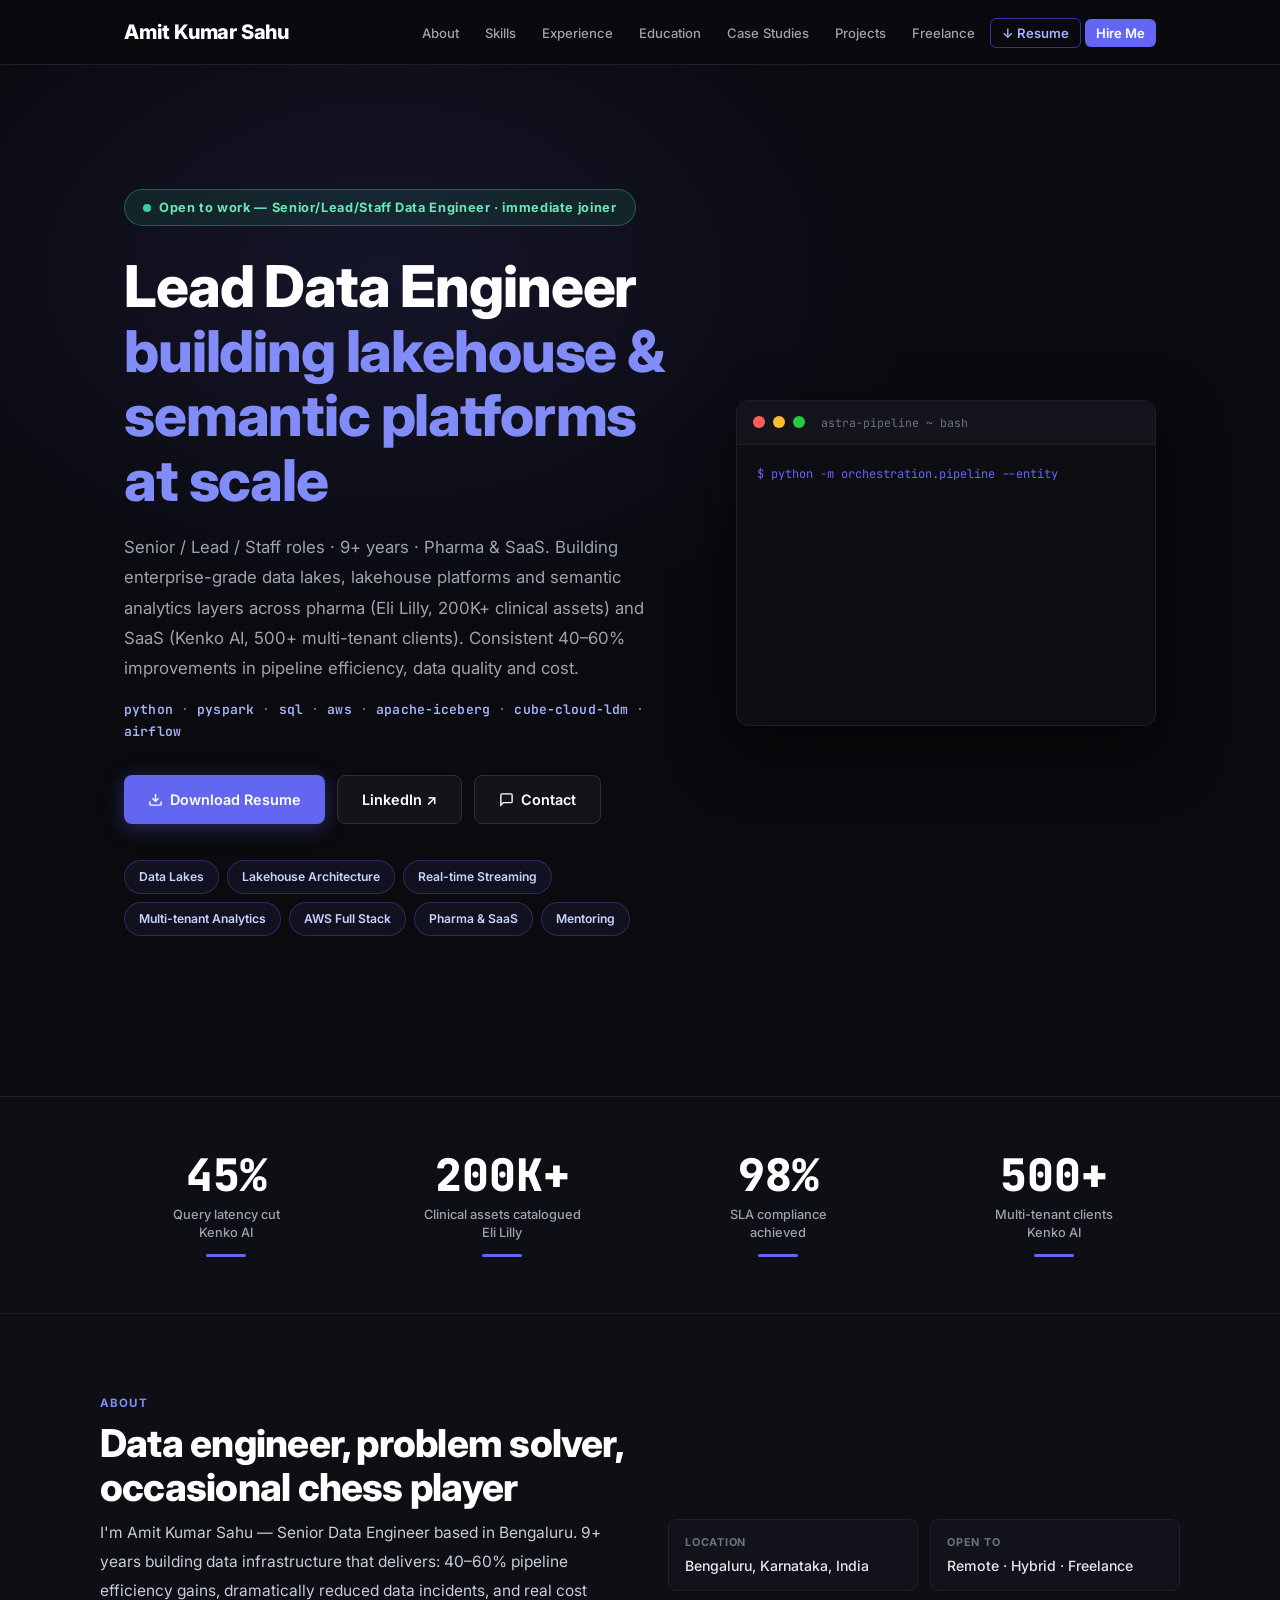
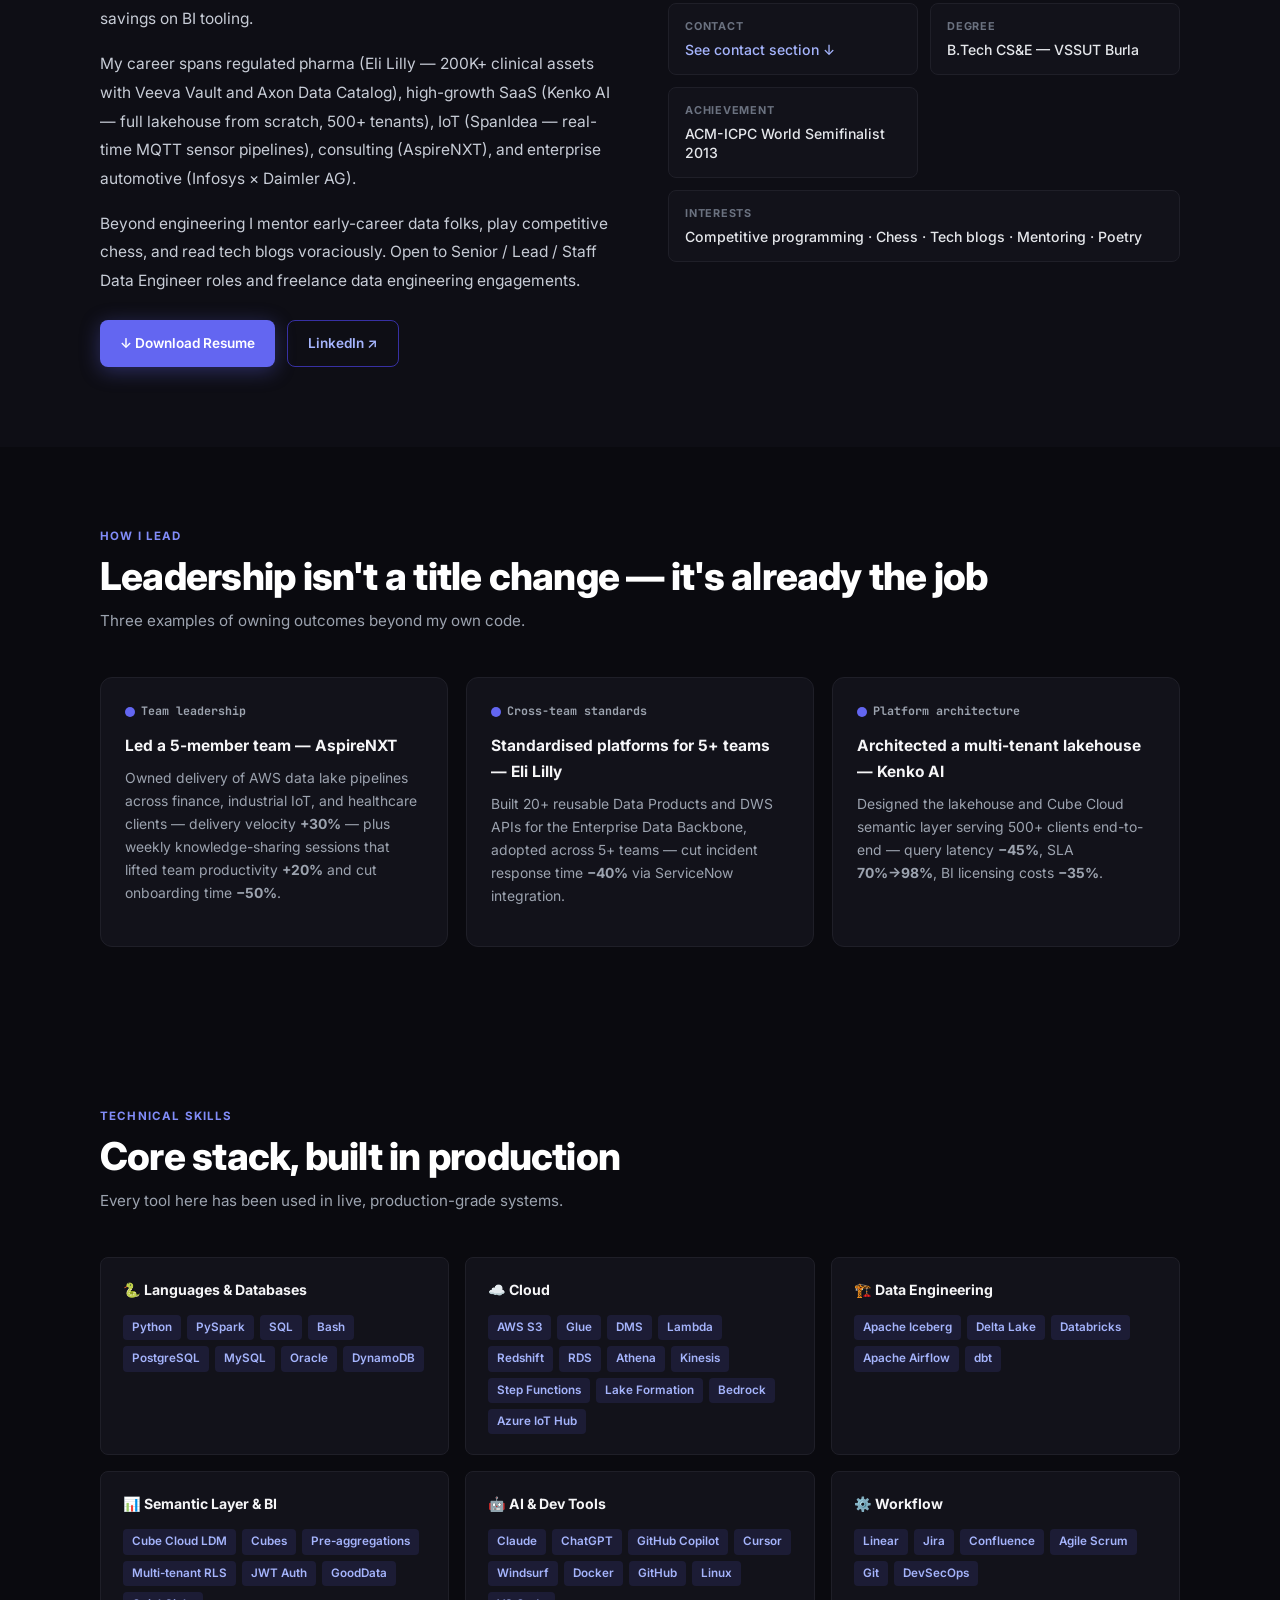
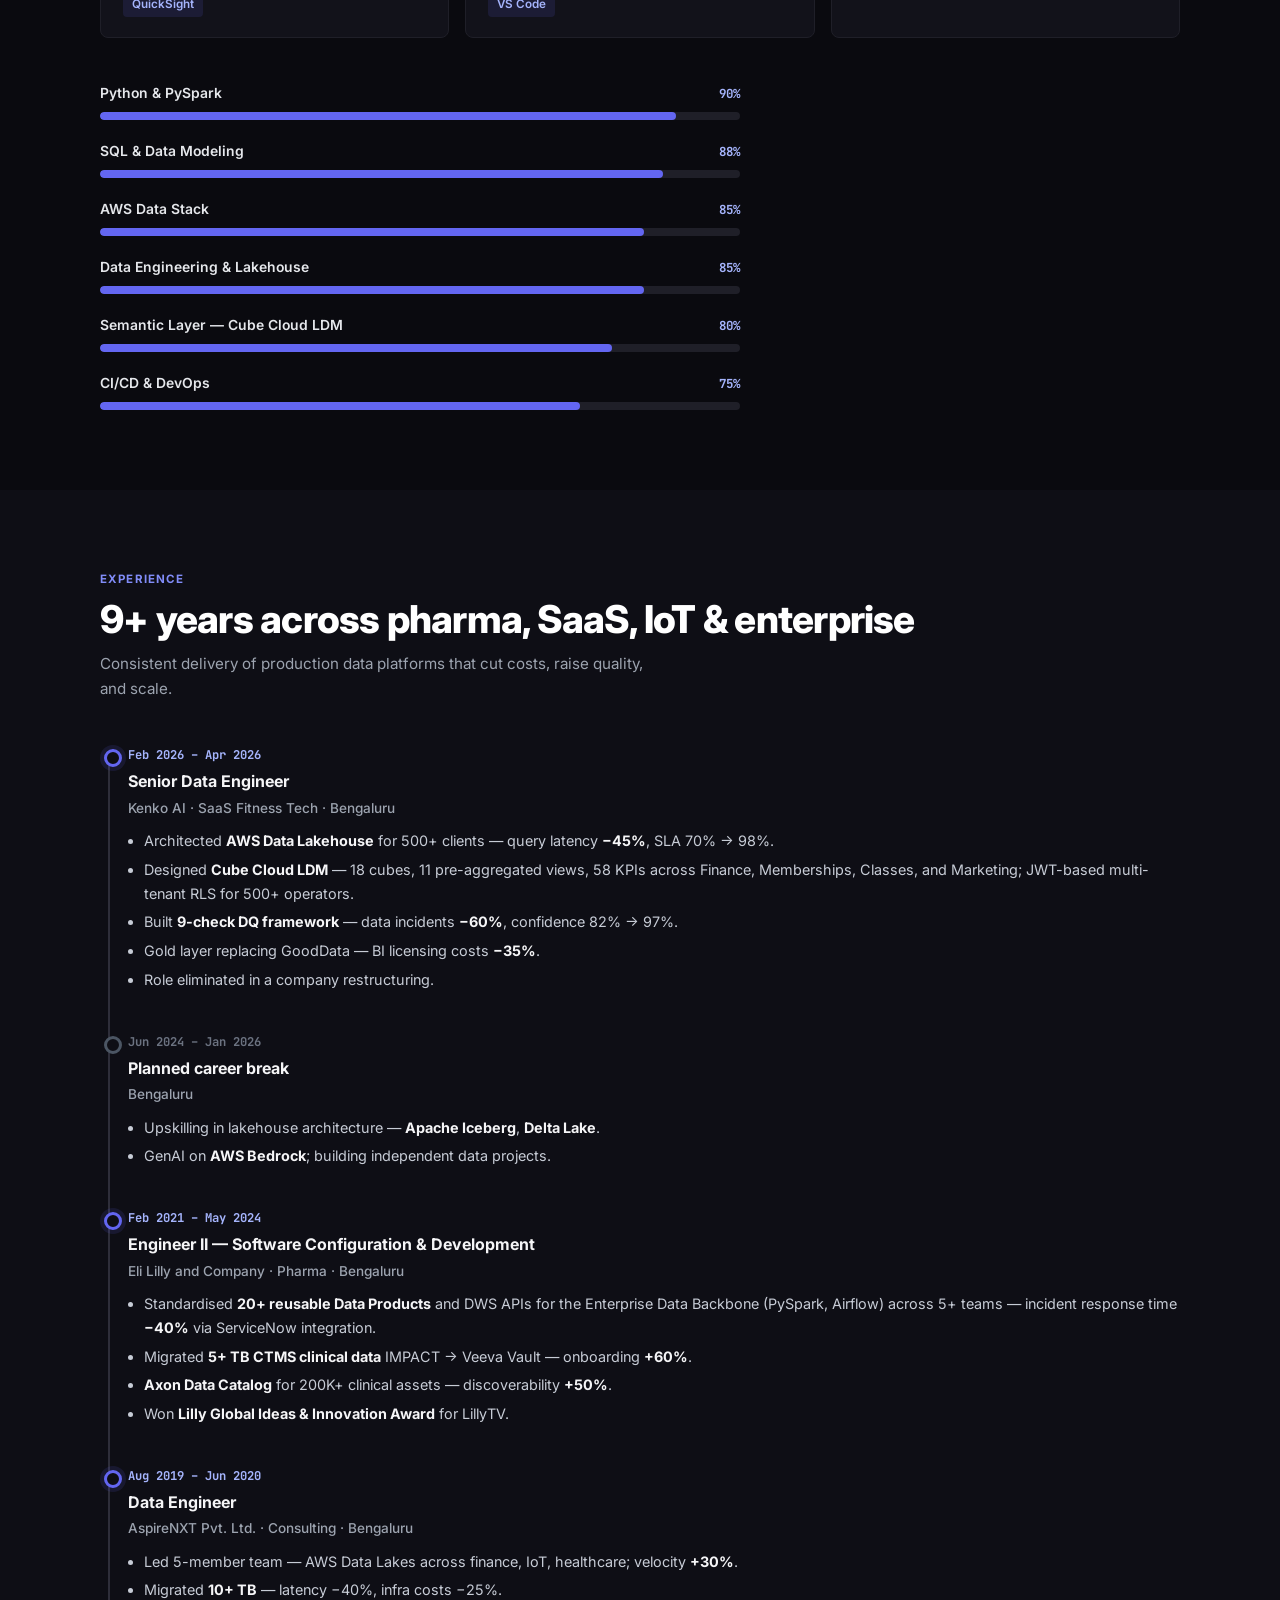
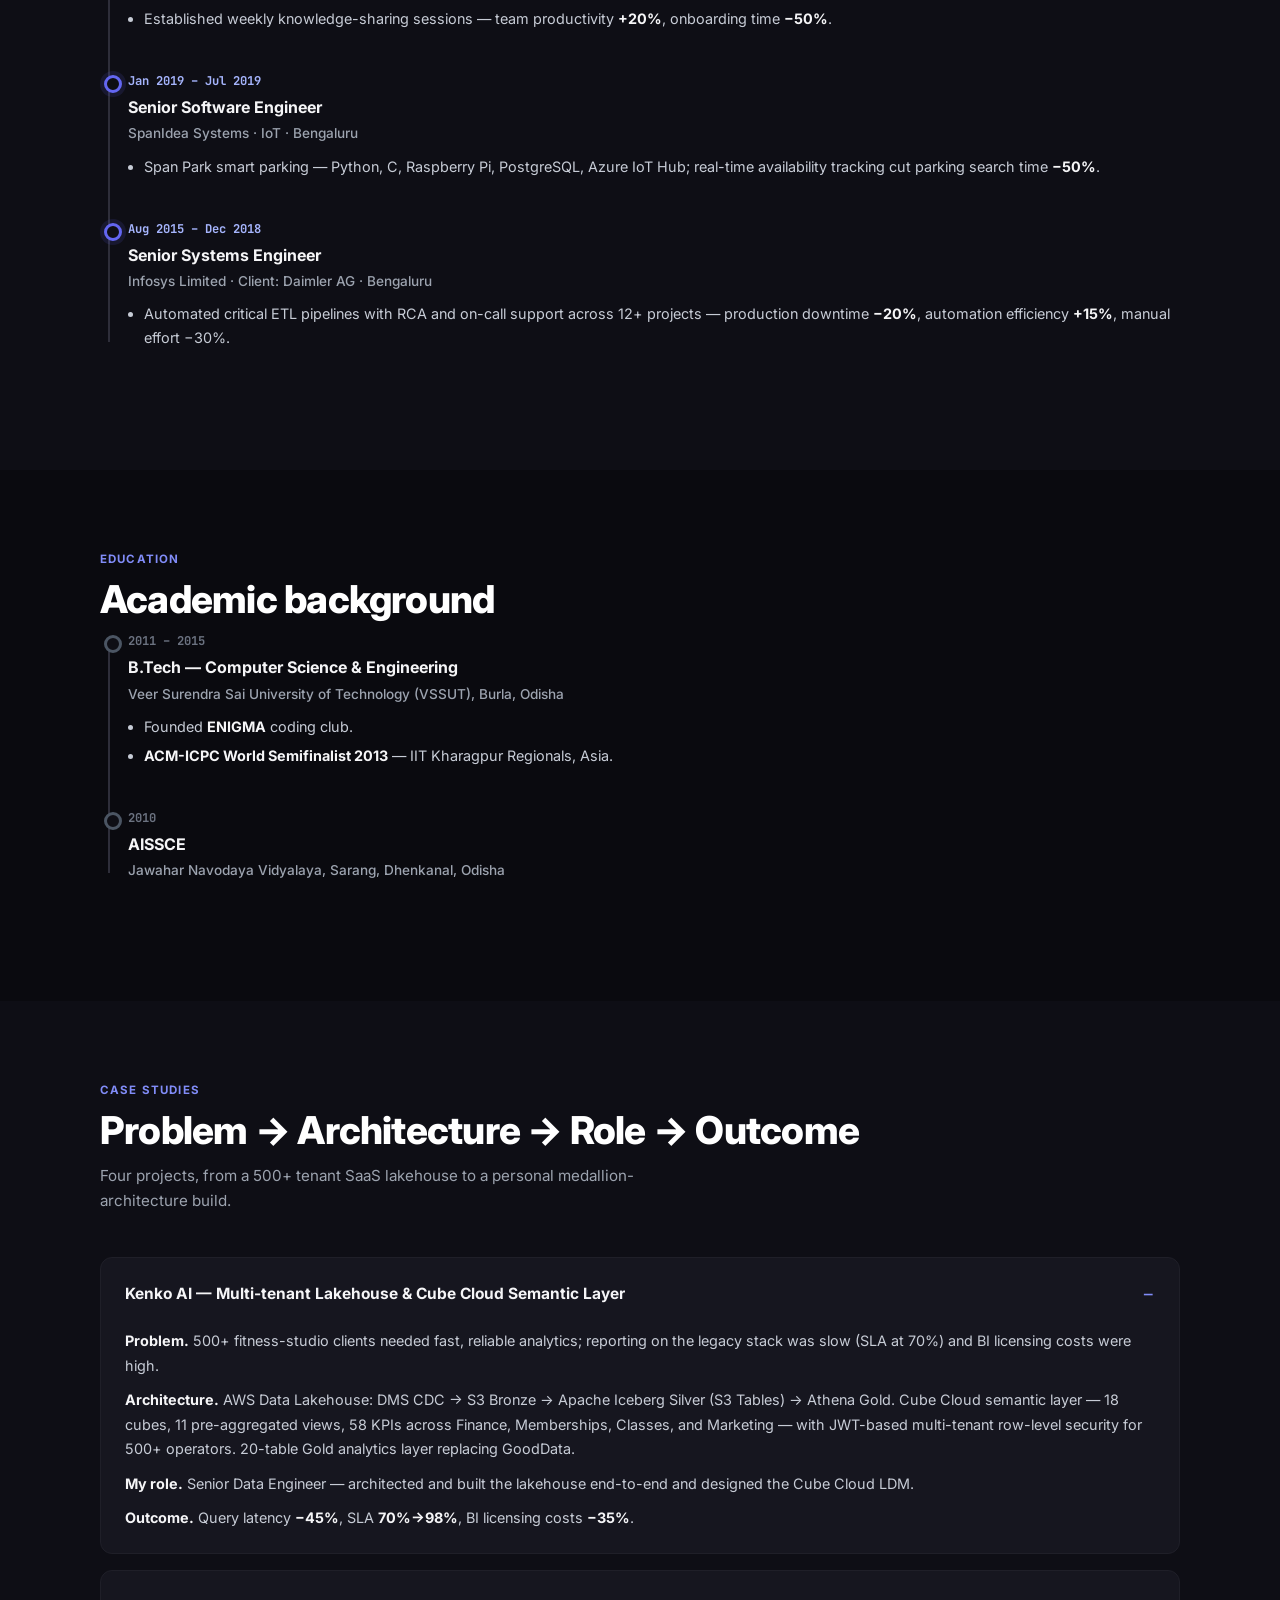
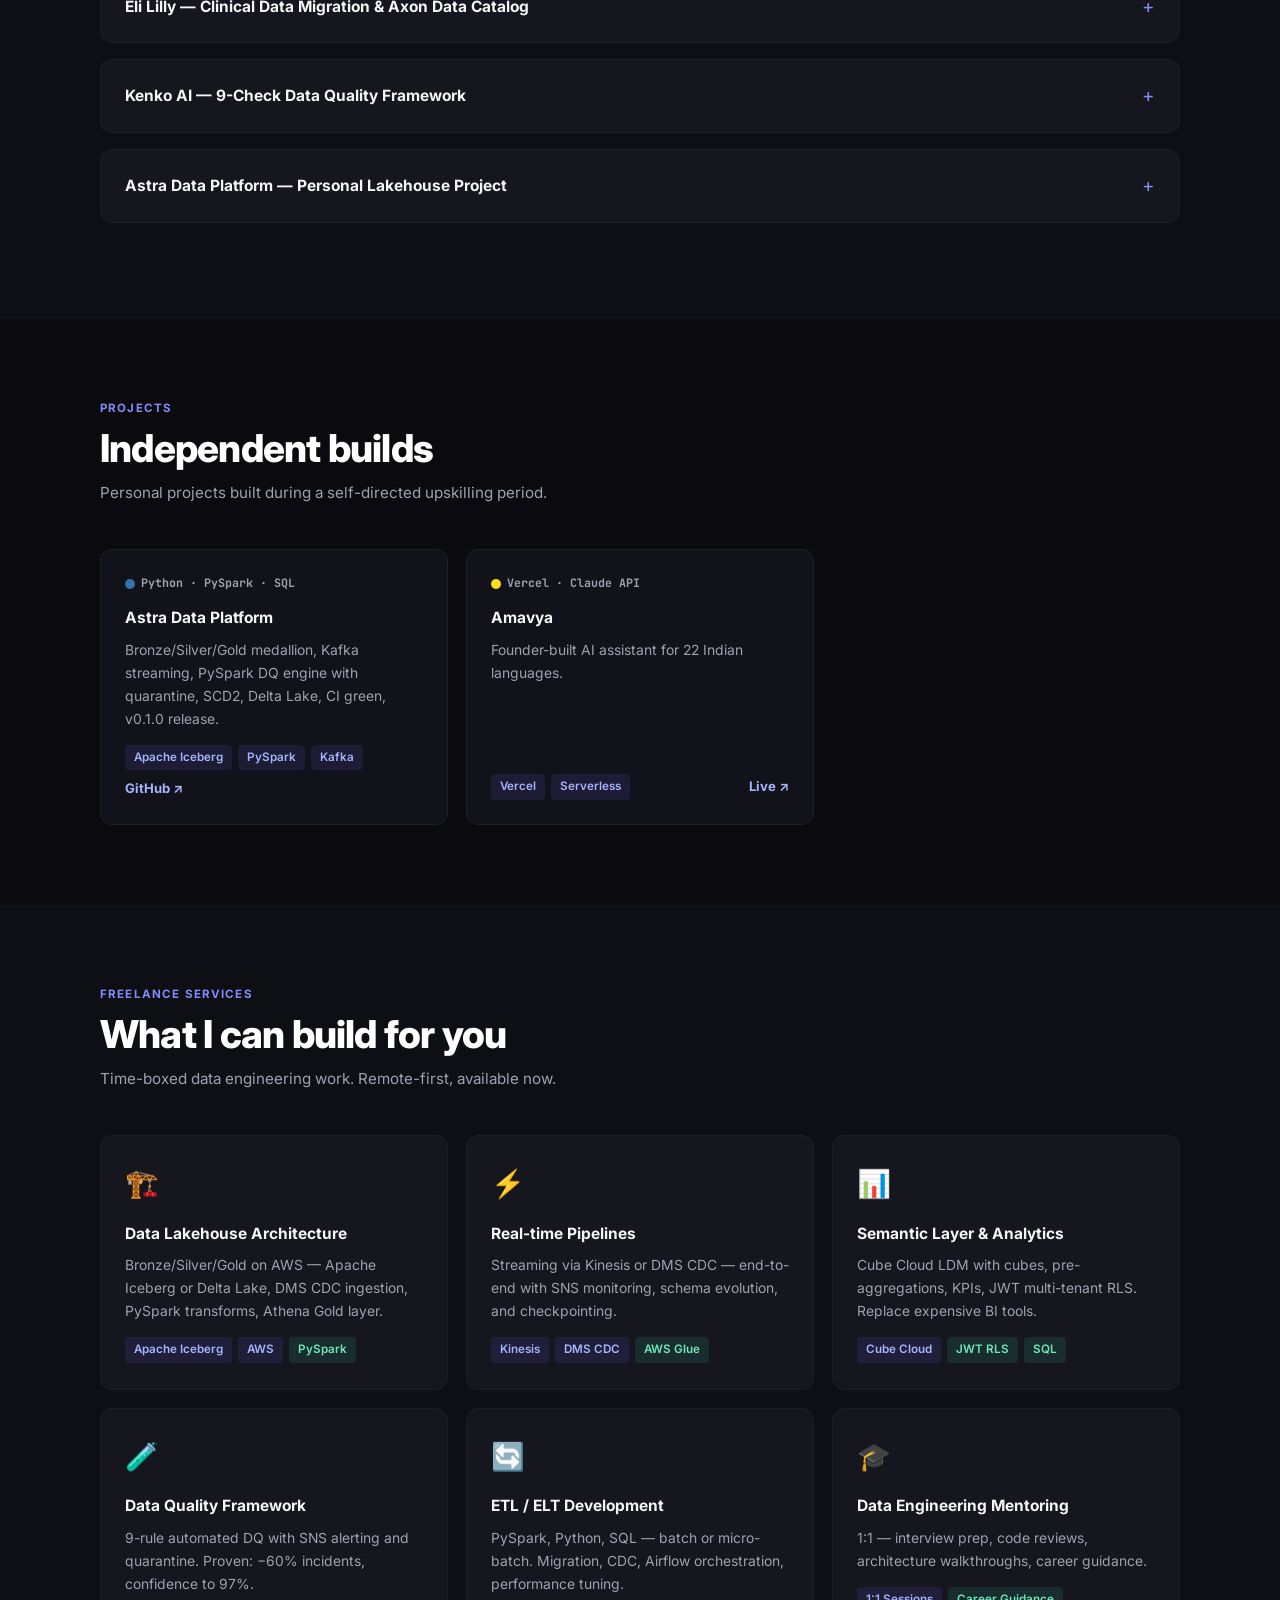
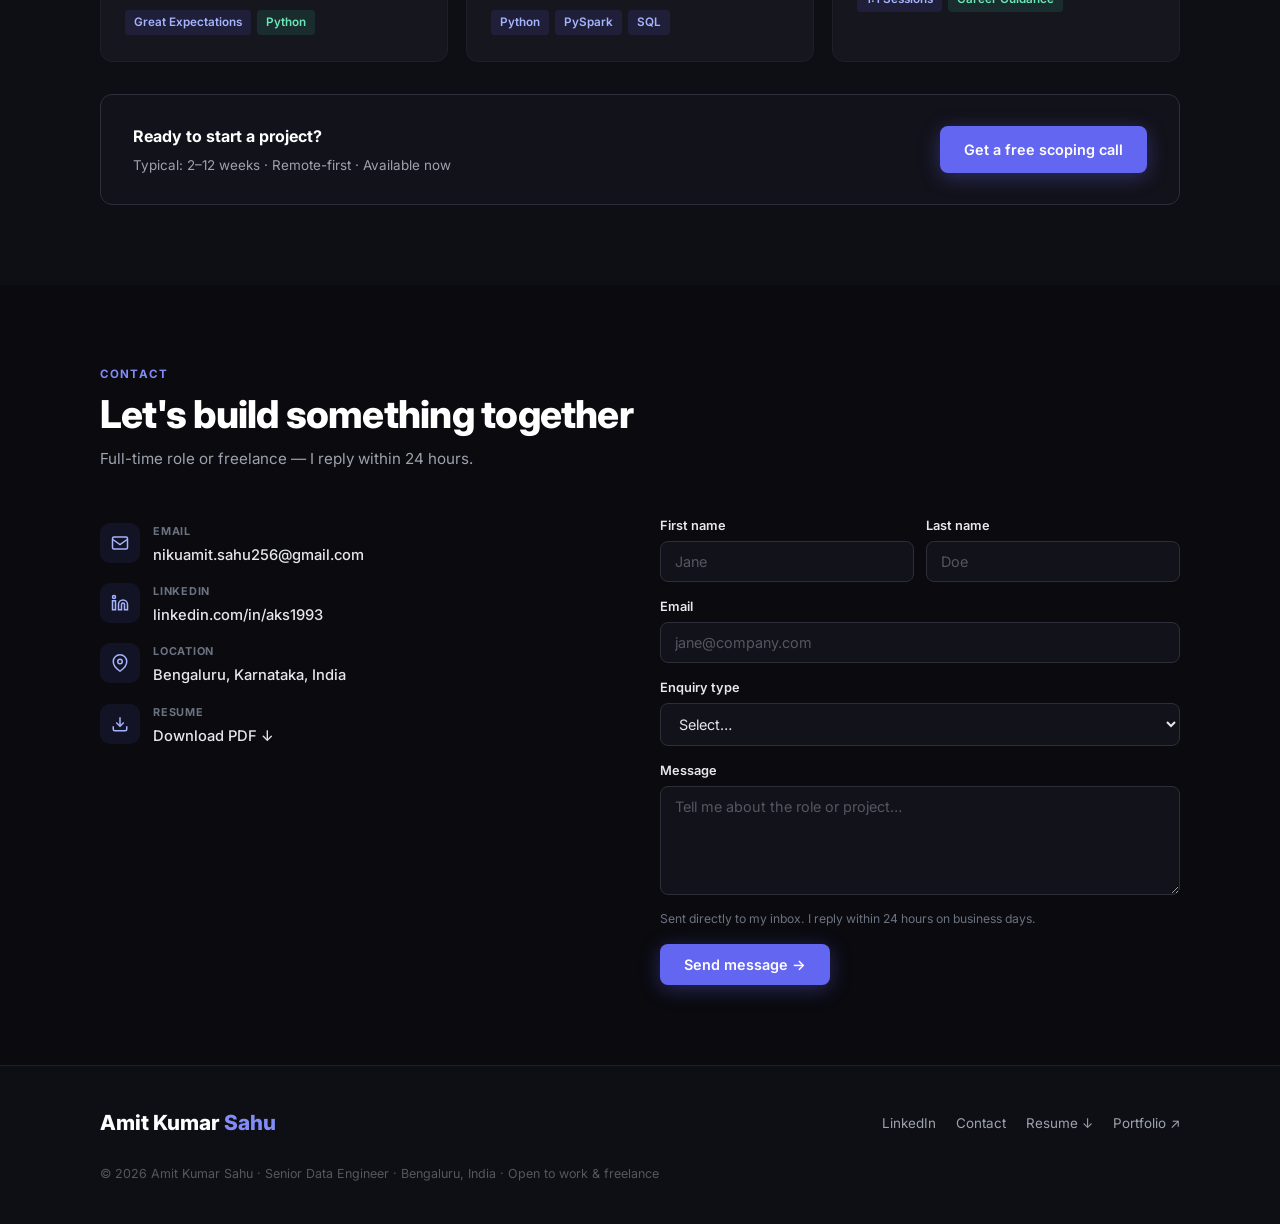
<file: index.html>
<!DOCTYPE html>
<html lang="en">
<head>
  <meta charset="UTF-8"/>
  <meta name="viewport" content="width=device-width, initial-scale=1.0"/>
  <meta name="description" content="Amit Kumar Sahu — Senior Data Engineer. Python · PySpark · SQL · AWS · Apache Iceberg."/>
  <meta property="og:title" content="Amit Kumar Sahu — Senior Data Engineer"/>
  <meta property="og:description" content="Senior Data Engineer with 9+ years building enterprise-grade data lakes, lakehouse platforms and semantic analytics layers across pharma (Eli Lilly, 200K+ clinical assets) and SaaS (Kenko AI, 500+ multi-tenant clients). Consistent 40–60% improvements in pipeline efficiency, data quality and cost."/>
  <meta property="og:url" content="https://nikuamit.github.io"/>
  <meta property="og:type" content="website"/>
  <title>Amit Kumar Sahu | Senior Data Engineer</title>
  <script type="application/ld+json">
  {
    "@context": "https://schema.org",
    "@type": "Person",
    "name": "Amit Kumar Sahu",
    "jobTitle": "Senior Data Engineer",
    "url": "https://nikuamit.github.io",
    "sameAs": [
      "https://www.linkedin.com/in/aks1993",
      "https://github.com/nikuamit"
    ]
  }
  </script>
  <link rel="preconnect" href="https://fonts.googleapis.com"/>
  <link rel="preconnect" href="https://fonts.gstatic.com" crossorigin/>
  <link href="https://fonts.googleapis.com/css2?family=Inter:wght@400;500;600;700;800&family=JetBrains+Mono:wght@400;500;600;700&display=swap" rel="stylesheet"/>
  <style>
    *,*::before,*::after{box-sizing:border-box;margin:0;padding:0}
    html{scroll-behavior:smooth}
    body{font-family:'Inter',Arial,sans-serif;background:#0a0a0f;color:#e5e7eb;line-height:1.65;font-size:16px;overflow-x:hidden}
    a{color:#818cf8;text-decoration:none}
    a:hover{text-decoration:underline}

    /* NAV */
    nav{position:sticky;top:0;z-index:200;background:rgba(10,10,15,.85);backdrop-filter:blur(10px);border-bottom:1px solid #1f1f28}
    .nav-inner{max-width:1080px;margin:0 auto;padding:0 24px;height:64px;display:flex;align-items:center;justify-content:space-between}
    .nav-logo{font-family:'Inter',Arial,sans-serif;font-size:1.25rem;font-weight:800;color:#ffffff;text-decoration:none!important;cursor:pointer;letter-spacing:-.01em}
    .nav-menu{display:flex;gap:4px;list-style:none;align-items:center}
    .nav-menu a{font-size:.82rem;font-weight:500;color:#9ca3af;padding:6px 11px;border-radius:6px;transition:background .15s,color .15s;white-space:nowrap}
    .nav-menu a:hover{background:#16161f;color:#a5b4fc;text-decoration:none}
    .nav-hire{background:#6366f1!important;color:#fff!important;border-radius:6px!important;font-weight:600!important}
    .nav-hire:hover{background:#4f46e5!important;color:#fff!important}
    .nav-dl{border:1.5px solid #3730a3!important;color:#a5b4fc!important;border-radius:6px!important;font-weight:600!important}
    .nav-toggle{display:none;background:none;border:none;color:#e5e7eb;font-size:1.4rem;cursor:pointer;padding:4px 8px}

    /* BUTTONS */
    .btn{display:inline-flex;align-items:center;gap:7px;font-family:'Inter',Arial,sans-serif;font-size:.9rem;font-weight:600;padding:12px 24px;border-radius:8px;border:none;cursor:pointer;transition:all .2s;text-decoration:none!important}
    .btn-primary{background:#6366f1;color:#fff;box-shadow:0 4px 20px rgba(99,102,241,.35)}
    .btn-primary:hover{background:#4f46e5;transform:translateY(-2px);box-shadow:0 8px 28px rgba(99,102,241,.45)}
    .btn-secondary{background:rgba(255,255,255,.04);color:#fff;border:1.5px solid #2e2e3a}
    .btn-secondary:hover{background:rgba(255,255,255,.08);border-color:#4b4b5c;transform:translateY(-1px)}
    .btn-light{background:transparent;color:#a5b4fc;border:1.5px solid #3730a3}
    .btn-light:hover{border-color:#6366f1;background:rgba(99,102,241,.08);transform:translateY(-1px)}

    /* HERO */
    #hero{background:#0a0a0f;min-height:100vh;display:flex;align-items:center;padding-top:64px;position:relative}
    #hero::before{content:'';position:absolute;inset:0;background:radial-gradient(ellipse 60% 50% at 30% 20%,rgba(99,102,241,.12),transparent 70%);pointer-events:none}
    .hero-inner{max-width:1080px;margin:0 auto;padding:60px 24px 80px;display:grid;grid-template-columns:1fr 420px;gap:60px;align-items:center;width:100%;position:relative;z-index:1}
    .hero-badge{display:inline-flex;align-items:center;gap:8px;background:rgba(52,211,153,.1);border:1.5px solid rgba(52,211,153,.35);color:#6ee7b7;font-size:.8rem;font-weight:700;letter-spacing:.05em;padding:7px 18px;border-radius:99px;margin-bottom:28px}
    .pulse{width:8px;height:8px;background:#34d399;border-radius:50%;animation:pulse-dot 2s infinite;flex-shrink:0}
    @keyframes pulse-dot{0%,100%{opacity:1;transform:scale(1)}50%{opacity:.3;transform:scale(.6)}}
    .hero-h1{font-family:'Inter',Arial,sans-serif;font-size:clamp(2.2rem,4.5vw,3.6rem);font-weight:800;line-height:1.12;color:#ffffff;margin-bottom:20px;letter-spacing:-.02em}
    .hero-h1 .accent{color:#818cf8;font-weight:800}
    .hero-lead{font-size:1.05rem;color:#9ca3af;max-width:52ch;line-height:1.8;margin-bottom:16px;font-weight:400}
    .hero-stack{font-size:.82rem;color:#6b7280;margin-bottom:32px;font-weight:500;letter-spacing:.01em;font-family:'JetBrains Mono',monospace}
    .hero-stack b{color:#a5b4fc;font-weight:600}
    .hero-ctas{display:flex;gap:12px;flex-wrap:wrap;margin-bottom:36px}
    .hero-pills{display:flex;flex-wrap:wrap;gap:8px}
    .hpill{font-size:.76rem;font-weight:600;background:rgba(99,102,241,.08);border:1.5px solid rgba(99,102,241,.3);color:#c7d2fe;padding:6px 14px;border-radius:99px}

    /* TERMINAL */
    .terminal{background:#0d0d12;border:1px solid #1f1f28;border-radius:12px;overflow:hidden;box-shadow:0 24px 60px rgba(0,0,0,.6)}
    .term-bar{background:#14141c;padding:12px 16px;display:flex;align-items:center;gap:8px;border-bottom:1px solid #1f1f28}
    .term-dot{width:12px;height:12px;border-radius:50%}
    .term-title{font-size:.72rem;color:#6b7280;margin-left:8px;font-family:'JetBrains Mono',monospace}
    .term-body{padding:18px 20px;font-family:'JetBrains Mono',monospace;font-size:.75rem;line-height:1.9;min-height:280px;color:#a5b4fc;white-space:pre-wrap}
    .t-grn{color:#34d399}.t-blu{color:#818cf8}.t-yel{color:#fbbf24}
    .t-wht{color:#e5e7eb}.t-dim{color:#6366f1}.t-cyn{color:#67e8f9}
    .term-cursor{display:inline-block;width:8px;height:1em;background:#818cf8;margin-left:2px;animation:blink .8s infinite;vertical-align:text-bottom}
    @keyframes blink{0%,100%{opacity:1}50%{opacity:0}}

    /* SECTIONS */
    section{padding:80px 24px;position:relative;z-index:1;background:#0a0a0f}
    section.alt{background:#0e0e15}
    .wrap{max-width:1080px;margin:0 auto}
    .eyebrow{font-size:.72rem;font-weight:700;letter-spacing:.1em;text-transform:uppercase;color:#818cf8;margin-bottom:8px}
    .sec-title{font-size:clamp(1.8rem,3vw,2.4rem);font-weight:800;color:#ffffff;margin-bottom:10px;line-height:1.15;letter-spacing:-.02em}
    .sec-sub{font-size:.95rem;color:#9ca3af;max-width:56ch;margin-bottom:44px}

    /* METRICS */
    .metrics-band{background:#0e0e15;border-top:1px solid #1f1f28;border-bottom:1px solid #1f1f28;padding:56px 24px}
    .metrics-inner{max-width:1080px;margin:0 auto;display:grid;grid-template-columns:repeat(4,1fr);gap:24px;text-align:center}
    .m-num{font-size:2.8rem;font-weight:800;color:#fff;line-height:1;font-family:'JetBrains Mono',monospace}
    .m-lbl{font-size:.8rem;color:#9ca3af;margin-top:8px;line-height:1.4;font-weight:500}
    .m-bar{width:40px;height:3px;background:#6366f1;margin:12px auto 0;border-radius:2px}

    /* ABOUT */
    .about-grid{display:grid;grid-template-columns:1fr 1fr;gap:56px;align-items:start}
    .about-body{font-size:.97rem;color:#c7ccd6;line-height:1.85;display:flex;flex-direction:column;gap:16px}
    .meta-grid{display:grid;grid-template-columns:1fr 1fr;gap:12px}
    .meta-card{background:#12121a;border:1.5px solid #1f1f28;border-radius:8px;padding:14px 16px;transition:border-color .2s}
    .meta-card:hover{border-color:#6366f1}
    .meta-label{font-size:.68rem;font-weight:700;letter-spacing:.07em;text-transform:uppercase;color:#6b7280;margin-bottom:4px}
    .meta-val{font-size:.88rem;color:#e5e7eb;line-height:1.4;font-weight:500}
    .meta-val a{color:#a5b4fc}

    /* SKILLS */
    .skills-cols{display:grid;grid-template-columns:repeat(auto-fill,minmax(290px,1fr));gap:16px}
    .sk-card{background:#12121a;border:1.5px solid #1f1f28;border-radius:8px;padding:20px 22px;transition:all .2s}
    .sk-card:hover{box-shadow:0 8px 24px rgba(0,0,0,.3);border-color:#3730a3;transform:translateY(-2px)}
    section.alt .sk-card{background:#16161f}
    .sk-head{font-size:.88rem;font-weight:700;color:#f5f5f7;margin-bottom:14px;display:flex;align-items:center;gap:8px}
    .tags{display:flex;flex-wrap:wrap;gap:6px}
    .t-blue{font-size:.73rem;font-weight:600;background:rgba(99,102,241,.12);color:#a5b4fc;padding:3px 9px;border-radius:4px}
    .t-teal{font-size:.73rem;font-weight:600;background:rgba(52,211,153,.12);color:#6ee7b7;padding:3px 9px;border-radius:4px}
    .t-purple{font-size:.73rem;font-weight:600;background:rgba(217,70,239,.12);color:#e879f9;padding:3px 9px;border-radius:4px}
    .bars{margin-top:44px;display:flex;flex-direction:column;gap:20px;max-width:640px}
    .bar-top{display:flex;justify-content:space-between;align-items:baseline;margin-bottom:7px}
    .bar-label{font-size:.87rem;font-weight:600;color:#e5e7eb}
    .bar-pct{font-size:.78rem;font-weight:700;color:#a5b4fc;font-family:'JetBrains Mono',monospace}
    .bar-track{height:8px;background:#1f1f28;border-radius:99px;overflow:hidden}
    .bar-fill{height:100%;border-radius:99px;width:0;background:#6366f1;transition:width 1.5s cubic-bezier(.4,0,.2,1)}

    /* EXPERIENCE */
    .timeline{position:relative;padding-left:28px}
    .timeline::before{content:'';position:absolute;left:8px;top:8px;bottom:8px;width:2px;background:#2e2e3a}
    .tl{position:relative;margin-bottom:40px}
    .tl-dot{position:absolute;left:-24px;top:4px;width:18px;height:18px;border-radius:50%;background:#0e0e15;border:3px solid #6366f1;box-shadow:0 0 0 4px rgba(99,102,241,.12)}
    .tl-dot.gray{border-color:#4b5563;box-shadow:none}
    .tl-period{font-size:.76rem;font-weight:700;color:#a5b4fc;font-family:'JetBrains Mono',monospace;margin-bottom:3px}
    .tl-dot.gray~.tl-body .tl-period{color:#6b7280}
    .tl-role{font-weight:700;font-size:1rem;color:#f5f5f7}
    .tl-org{font-size:.85rem;color:#9ca3af;margin-bottom:10px;margin-top:2px;font-weight:500}
    .tl-ul{padding-left:16px;display:flex;flex-direction:column;gap:5px}
    .tl-ul li{font-size:.9rem;color:#c7ccd6;line-height:1.65}
    .tl-ul li b{color:#f5f5f7;font-weight:700}

    /* CODE (single illustrative snippet, used inside a case-study card) */
    .code-wrap{border:1px solid #1f1f28;border-radius:12px;overflow:hidden;box-shadow:0 16px 48px rgba(0,0,0,.4)}
    .code-hdr{display:flex;align-items:center;justify-content:space-between;padding:10px 20px;background:#0e0e15;border-bottom:1px solid #1f1f28}
    .code-fname{font-size:.75rem;color:#6b7280;font-family:'JetBrains Mono',monospace}
    .code-badge{font-size:.68rem;font-weight:600;background:rgba(99,102,241,.12);color:#a5b4fc;border:1px solid rgba(99,102,241,.35);padding:2px 8px;border-radius:4px}
    pre.cb{margin:0;padding:22px;overflow-x:auto;font-size:.77rem;line-height:1.85;font-family:'JetBrains Mono',monospace;color:#e6edf3}
    .kw{color:#ff7b72}.fn{color:#d2a8ff}.st{color:#a5d6ff}.cm{color:#6b7280;font-style:italic}.nm{color:#79c0ff}.dc{color:#ffa657}

    /* CASE STUDIES */
    .cs-card{background:#12121a;border:1.5px solid #1f1f28;border-radius:12px;margin-bottom:16px;overflow:hidden;transition:border-color .2s}
    .cs-card:hover{border-color:#3730a3}
    section.alt .cs-card{background:#16161f}
    .cs-summary{list-style:none;cursor:pointer;padding:20px 24px;font-weight:700;font-size:.97rem;color:#f5f5f7;display:flex;align-items:center;justify-content:space-between;gap:12px}
    .cs-summary::-webkit-details-marker{display:none}
    .cs-summary::after{content:'+';color:#818cf8;font-size:1.2rem;font-weight:400;flex-shrink:0}
    details[open] .cs-summary::after{content:'−'}
    .cs-body{padding:0 24px 22px;display:flex;flex-direction:column;gap:10px}
    .cs-body p{font-size:.9rem;color:#c7ccd6;line-height:1.7}
    .cs-body b{color:#f5f5f7}
    .cs-title{flex:1;min-width:0}

    /* PROJECTS */
    .proj-grid{display:grid;grid-template-columns:repeat(auto-fill,minmax(300px,1fr));gap:18px}
    .proj-card{background:#12121a;border:1.5px solid #1f1f28;border-radius:12px;padding:24px;transition:all .2s;display:flex;flex-direction:column}
    .proj-card:hover{box-shadow:0 12px 40px rgba(0,0,0,.4);border-color:#3730a3;transform:translateY(-3px)}
    section.alt .proj-card{background:#16161f}
    .proj-lang{font-size:.73rem;font-weight:700;color:#9ca3af;margin-bottom:12px;font-family:'JetBrains Mono',monospace;display:flex;align-items:center;gap:6px}
    .proj-dot{width:10px;height:10px;border-radius:50%;flex-shrink:0}
    .proj-name{font-weight:700;font-size:.97rem;color:#f5f5f7;margin-bottom:8px}
    .proj-desc{font-size:.87rem;color:#9ca3af;line-height:1.65;margin-bottom:14px;flex:1}
    .proj-footer{display:flex;align-items:center;justify-content:space-between;flex-wrap:wrap;gap:8px;margin-top:auto}
    .proj-link{font-size:.82rem;font-weight:700;color:#a5b4fc}

    /* SERVICES */
    .svc-grid{display:grid;grid-template-columns:repeat(auto-fill,minmax(300px,1fr));gap:18px}
    .svc-card{background:#12121a;border:1.5px solid #1f1f28;border-radius:12px;padding:26px 24px;transition:all .2s}
    .svc-card:hover{box-shadow:0 12px 40px rgba(0,0,0,.4);border-color:#3730a3;transform:translateY(-3px)}
    section.alt .svc-card{background:#16161f}
    section.alt .svc-card:hover{background:#1a1a24}
    .svc-icon{font-size:1.7rem;margin-bottom:14px}
    .svc-name{font-weight:700;font-size:.97rem;color:#f5f5f7;margin-bottom:8px}
    .svc-desc{font-size:.87rem;color:#9ca3af;line-height:1.65;margin-bottom:14px}
    .cta-strip{margin-top:32px;background:#12121a;border:1.5px solid #2e2e3a;border-radius:12px;padding:28px 32px;display:flex;align-items:center;justify-content:space-between;flex-wrap:wrap;gap:16px}
    .cta-strip-text{font-weight:700;font-size:1rem;color:#fff}
    .cta-strip-sub{font-size:.84rem;color:#9ca3af;margin-top:4px}

    /* CONTACT */
    .contact-grid{display:grid;grid-template-columns:1fr 1fr;gap:56px;align-items:start}
    .ci-list{display:flex;flex-direction:column;gap:16px;margin-top:8px}
    .ci{display:flex;align-items:flex-start;gap:13px}
    .ci-ico{width:40px;height:40px;background:rgba(99,102,241,.1);border-radius:10px;display:flex;align-items:center;justify-content:center;flex-shrink:0}
    .ci-ico svg{stroke:#a5b4fc}
    .ci-label{font-size:.68rem;font-weight:700;letter-spacing:.07em;text-transform:uppercase;color:#6b7280}
    .ci-val{font-size:.92rem;color:#e5e7eb;margin-top:2px;font-weight:500}
    .ci-val a{color:#e5e7eb}
    .ci-val a:hover{color:#a5b4fc}
    .cform{display:flex;flex-direction:column;gap:14px}
    .f2{display:grid;grid-template-columns:1fr 1fr;gap:12px}
    .fg{display:flex;flex-direction:column;gap:5px}
    .fg label{font-size:.8rem;font-weight:600;color:#e5e7eb}
    .fg input,.fg textarea,.fg select{font-family:'Inter',Arial,sans-serif;font-size:.9rem;padding:11px 14px;border:1.5px solid #2e2e3a;border-radius:8px;background:#12121a;color:#e5e7eb;outline:none;resize:vertical;transition:border-color .2s}
    .fg input::placeholder,.fg textarea::placeholder{color:#565660}
    .fg input:focus,.fg textarea:focus,.fg select:focus{border-color:#6366f1;background:#16161f;box-shadow:0 0 0 3px rgba(99,102,241,.12)}
    .fnote{font-size:.76rem;color:#6b7280}

    /* FOOTER */
    footer{background:#0e0e15;border-top:1px solid #1f1f28;padding:40px 24px}
    .foot-inner{max-width:1080px;margin:0 auto;display:flex;align-items:center;justify-content:space-between;flex-wrap:wrap;gap:16px}
    .foot-brand{font-size:1.3rem;font-weight:800;color:#fff}
    .foot-brand span{color:#818cf8}
    .foot-links{display:flex;gap:20px}
    .foot-links a{font-size:.84rem;color:#9ca3af;transition:color .2s}
    .foot-links a:hover{color:#fff;text-decoration:none}
    .foot-copy{width:100%;font-size:.78rem;color:#565660;margin-top:8px}

    /* SCROLL REVEAL */
    .reveal{opacity:0;transform:translateY(24px);transition:opacity .7s ease,transform .7s ease}
    .reveal.visible{opacity:1;transform:none}

    /* RESPONSIVE */
    @media(max-width:800px){
      .hero-inner{grid-template-columns:1fr;padding:48px 20px;gap:36px}
      .terminal{display:none}
      .about-grid,.contact-grid{grid-template-columns:1fr;gap:32px}
      .metrics-inner{grid-template-columns:1fr 1fr}
      .nav-toggle{display:block}
      .nav-menu{position:fixed;top:64px;left:0;right:0;background:#0a0a0f;border-bottom:1px solid #1f1f28;flex-direction:column;align-items:stretch;padding:8px;gap:2px;display:none;max-height:calc(100vh - 64px);overflow-y:auto}
      .nav-menu.open{display:flex}
      .nav-menu li{width:100%}
      .nav-menu a{display:block;padding:12px 14px}
      .f2{grid-template-columns:1fr}
    }
    @media(prefers-reduced-motion:reduce){
      .reveal{opacity:1;transform:none}
      .bar-fill{transition:none}
      .pulse,.term-cursor{animation:none}
    }
  </style>
</head>
<body>

<!-- NAV -->
<nav>
  <div class="nav-inner">
    <a href="#" class="nav-logo">Amit Kumar Sahu</a>
    <button class="nav-toggle" id="navToggle" aria-label="Toggle menu" aria-expanded="false">☰</button>
    <ul class="nav-menu" id="navMenu">
      <li><a href="#about">About</a></li>
      <li><a href="#skills">Skills</a></li>
      <li><a href="#experience">Experience</a></li>
      <li><a href="#education">Education</a></li>
      <li><a href="#case-studies">Case Studies</a></li>
      <li><a href="#projects">Projects</a></li>
      <li><a href="#services">Freelance</a></li>
      <li><a href="Amit_Kumar_Sahu_Resume.pdf" download class="nav-dl">↓ Resume</a></li>
      <li><a href="#contact" class="nav-hire">Hire Me</a></li>
    </ul>
  </div>
</nav>

<!-- HERO -->
<section id="hero">
  <div class="hero-inner">
    <div>
      <div class="hero-badge"><span class="pulse"></span>Open to work — Senior/Lead/Staff Data Engineer · immediate joiner</div>
      <h2 class="hero-h1">Lead Data Engineer<br><span class="accent">building lakehouse &amp; semantic platforms at scale</span></h2>
      <p class="hero-lead">Senior / Lead / Staff roles · 9+ years · Pharma &amp; SaaS. Building enterprise-grade data lakes, lakehouse platforms and semantic analytics layers across pharma (Eli Lilly, 200K+ clinical assets) and SaaS (Kenko AI, 500+ multi-tenant clients). Consistent 40–60% improvements in pipeline efficiency, data quality and cost.</p>
      <p class="hero-stack"><b>python</b> · <b>pyspark</b> · <b>sql</b> · <b>aws</b> · <b>apache-iceberg</b> · <b>cube-cloud-ldm</b> · <b>airflow</b></p>
      <div class="hero-ctas">
        <a href="Amit_Kumar_Sahu_Resume.pdf" download class="btn btn-primary">
          <svg width="15" height="15" fill="none" stroke="currentColor" stroke-width="2.2" viewBox="0 0 24 24"><path d="M21 15v4a2 2 0 0 1-2 2H5a2 2 0 0 1-2-2v-4"/><polyline points="7 10 12 15 17 10"/><line x1="12" y1="15" x2="12" y2="3"/></svg>
          Download Resume
        </a>
        <a href="https://www.linkedin.com/in/aks1993" target="_blank" rel="noopener" class="btn btn-secondary">LinkedIn ↗</a>
        <a href="#contact" class="btn btn-secondary">
          <svg width="15" height="15" fill="none" stroke="currentColor" stroke-width="2.2" viewBox="0 0 24 24"><path d="M21 15a2 2 0 0 1-2 2H7l-4 4V5a2 2 0 0 1 2-2h14a2 2 0 0 1 2 2z"/></svg>
          Contact
        </a>
      </div>
      <div class="hero-pills">
        <span class="hpill">Data Lakes</span>
        <span class="hpill">Lakehouse Architecture</span>
        <span class="hpill">Real-time Streaming</span>
        <span class="hpill">Multi-tenant Analytics</span>
        <span class="hpill">AWS Full Stack</span>
        <span class="hpill">Pharma &amp; SaaS</span>
        <span class="hpill">Mentoring</span>
      </div>
    </div>
    <div class="terminal">
      <div class="term-bar">
        <div class="term-dot" style="background:#ff5f57"></div>
        <div class="term-dot" style="background:#febc2e"></div>
        <div class="term-dot" style="background:#28c840"></div>
        <span class="term-title">astra-pipeline ~ bash</span>
      </div>
      <div class="term-body" id="terminal-output"></div>
    </div>
  </div>
</section>

<!-- METRICS -->
<div class="metrics-band">
  <div class="metrics-inner">
    <div class="reveal"><div class="m-num" data-target="45" data-suffix="%" id="cnt-latency">0%</div><div class="m-lbl">Query latency cut<br>Kenko AI</div><div class="m-bar"></div></div>
    <div class="reveal"><div class="m-num" data-target="200" data-suffix="K+" id="cnt-assets">0</div><div class="m-lbl">Clinical assets catalogued<br>Eli Lilly</div><div class="m-bar"></div></div>
    <div class="reveal"><div class="m-num" data-target="98" data-suffix="%" id="cnt-sla">0%</div><div class="m-lbl">SLA compliance<br>achieved</div><div class="m-bar"></div></div>
    <div class="reveal"><div class="m-num" data-target="500" data-suffix="+" id="cnt-clients">0</div><div class="m-lbl">Multi-tenant clients<br>Kenko AI</div><div class="m-bar"></div></div>
  </div>
</div>

<!-- ABOUT -->
<section id="about" class="alt">
  <div class="wrap">
    <p class="eyebrow">About</p>
    <h2 class="sec-title reveal">Data engineer, problem solver,<br>occasional chess player</h2>
    <div class="about-grid">
      <div class="about-body reveal">
        <p>I'm Amit Kumar Sahu — Senior Data Engineer based in Bengaluru. 9+ years building data infrastructure that delivers: 40–60% pipeline efficiency gains, dramatically reduced data incidents, and real cost savings on BI tooling.</p>
        <p>My career spans regulated pharma (Eli Lilly — 200K+ clinical assets with Veeva Vault and Axon Data Catalog), high-growth SaaS (Kenko AI — full lakehouse from scratch, 500+ tenants), IoT (SpanIdea — real-time MQTT sensor pipelines), consulting (AspireNXT), and enterprise automotive (Infosys × Daimler AG).</p>
        <p>Beyond engineering I mentor early-career data folks, play competitive chess, and read tech blogs voraciously. Open to Senior / Lead / Staff Data Engineer roles and freelance data engineering engagements.</p>
        <div style="display:flex;gap:12px;flex-wrap:wrap;margin-top:8px">
          <a href="Amit_Kumar_Sahu_Resume.pdf" download class="btn btn-primary" style="font-size:.85rem;padding:10px 20px">↓ Download Resume</a>
          <a href="https://www.linkedin.com/in/aks1993" target="_blank" rel="noopener" class="btn btn-light" style="font-size:.85rem;padding:10px 20px">LinkedIn ↗</a>
        </div>
      </div>
      <div class="meta-grid reveal">
        <div class="meta-card"><div class="meta-label">Location</div><div class="meta-val">Bengaluru, Karnataka, India</div></div>
        <div class="meta-card"><div class="meta-label">Open to</div><div class="meta-val">Remote · Hybrid · Freelance</div></div>
        <div class="meta-card"><div class="meta-label">Contact</div><div class="meta-val"><a href="#contact">See contact section ↓</a></div></div>
        <div class="meta-card"><div class="meta-label">Degree</div><div class="meta-val">B.Tech CS&amp;E — VSSUT Burla</div></div>
        <div class="meta-card"><div class="meta-label">Achievement</div><div class="meta-val">ACM-ICPC World Semifinalist 2013</div></div>
        <div class="meta-card" style="grid-column:span 2"><div class="meta-label">Interests</div><div class="meta-val">Competitive programming · Chess · Tech blogs · Mentoring · Poetry</div></div>
      </div>
    </div>
  </div>
</section>

<!-- HOW I LEAD -->
<section id="leadership">
  <div class="wrap">
    <p class="eyebrow">How I Lead</p>
    <h2 class="sec-title reveal">Leadership isn't a title change — it's already the job</h2>
    <p class="sec-sub reveal">Three examples of owning outcomes beyond my own code.</p>
    <div class="proj-grid">
      <div class="proj-card reveal">
        <div class="proj-lang"><span class="proj-dot" style="background:#6366f1"></span>Team leadership</div>
        <div class="proj-name">Led a 5-member team — AspireNXT</div>
        <div class="proj-desc">Owned delivery of AWS data lake pipelines across finance, industrial IoT, and healthcare clients — delivery velocity <b>+30%</b> — plus weekly knowledge-sharing sessions that lifted team productivity <b>+20%</b> and cut onboarding time <b>−50%</b>.</div>
      </div>
      <div class="proj-card reveal">
        <div class="proj-lang"><span class="proj-dot" style="background:#6366f1"></span>Cross-team standards</div>
        <div class="proj-name">Standardised platforms for 5+ teams — Eli Lilly</div>
        <div class="proj-desc">Built 20+ reusable Data Products and DWS APIs for the Enterprise Data Backbone, adopted across 5+ teams — cut incident response time <b>−40%</b> via ServiceNow integration.</div>
      </div>
      <div class="proj-card reveal">
        <div class="proj-lang"><span class="proj-dot" style="background:#6366f1"></span>Platform architecture</div>
        <div class="proj-name">Architected a multi-tenant lakehouse — Kenko AI</div>
        <div class="proj-desc">Designed the lakehouse and Cube Cloud semantic layer serving 500+ clients end-to-end — query latency <b>−45%</b>, SLA <b>70%→98%</b>, BI licensing costs <b>−35%</b>.</div>
      </div>
    </div>
  </div>
</section>

<!-- SKILLS -->
<section id="skills">
  <div class="wrap">
    <p class="eyebrow">Technical Skills</p>
    <h2 class="sec-title reveal">Core stack, built in production</h2>
    <p class="sec-sub reveal">Every tool here has been used in live, production-grade systems.</p>
    <div class="skills-cols">
      <div class="sk-card reveal"><div class="sk-head">🐍 Languages &amp; Databases</div><div class="tags"><span class="t-blue">Python</span><span class="t-blue">PySpark</span><span class="t-blue">SQL</span><span class="t-blue">Bash</span><span class="t-blue">PostgreSQL</span><span class="t-blue">MySQL</span><span class="t-blue">Oracle</span><span class="t-blue">DynamoDB</span></div></div>
      <div class="sk-card reveal"><div class="sk-head">☁️ Cloud</div><div class="tags"><span class="t-blue">AWS S3</span><span class="t-blue">Glue</span><span class="t-blue">DMS</span><span class="t-blue">Lambda</span><span class="t-blue">Redshift</span><span class="t-blue">RDS</span><span class="t-blue">Athena</span><span class="t-blue">Kinesis</span><span class="t-blue">Step Functions</span><span class="t-blue">Lake Formation</span><span class="t-blue">Bedrock</span><span class="t-blue">Azure IoT Hub</span></div></div>
      <div class="sk-card reveal"><div class="sk-head">🏗️ Data Engineering</div><div class="tags"><span class="t-blue">Apache Iceberg</span><span class="t-blue">Delta Lake</span><span class="t-blue">Databricks</span><span class="t-blue">Apache Airflow</span><span class="t-blue">dbt</span></div></div>
      <div class="sk-card reveal"><div class="sk-head">📊 Semantic Layer &amp; BI</div><div class="tags"><span class="t-blue">Cube Cloud LDM</span><span class="t-blue">Cubes</span><span class="t-blue">Pre-aggregations</span><span class="t-blue">Multi-tenant RLS</span><span class="t-blue">JWT Auth</span><span class="t-blue">GoodData</span><span class="t-blue">QuickSight</span></div></div>
      <div class="sk-card reveal"><div class="sk-head">🤖 AI &amp; Dev Tools</div><div class="tags"><span class="t-blue">Claude</span><span class="t-blue">ChatGPT</span><span class="t-blue">GitHub Copilot</span><span class="t-blue">Cursor</span><span class="t-blue">Windsurf</span><span class="t-blue">Docker</span><span class="t-blue">GitHub</span><span class="t-blue">Linux</span><span class="t-blue">VS Code</span></div></div>
      <div class="sk-card reveal"><div class="sk-head">⚙️ Workflow</div><div class="tags"><span class="t-blue">Linear</span><span class="t-blue">Jira</span><span class="t-blue">Confluence</span><span class="t-blue">Agile Scrum</span><span class="t-blue">Git</span><span class="t-blue">DevSecOps</span></div></div>
    </div>
    <div class="bars reveal">
      <div><div class="bar-top"><span class="bar-label">Python &amp; PySpark</span><span class="bar-pct">90%</span></div><div class="bar-track"><div class="bar-fill" data-w="90"></div></div></div>
      <div><div class="bar-top"><span class="bar-label">SQL &amp; Data Modeling</span><span class="bar-pct">88%</span></div><div class="bar-track"><div class="bar-fill" data-w="88"></div></div></div>
      <div><div class="bar-top"><span class="bar-label">AWS Data Stack</span><span class="bar-pct">85%</span></div><div class="bar-track"><div class="bar-fill" data-w="85"></div></div></div>
      <div><div class="bar-top"><span class="bar-label">Data Engineering &amp; Lakehouse</span><span class="bar-pct">85%</span></div><div class="bar-track"><div class="bar-fill" data-w="85"></div></div></div>
      <div><div class="bar-top"><span class="bar-label">Semantic Layer — Cube Cloud LDM</span><span class="bar-pct">80%</span></div><div class="bar-track"><div class="bar-fill" data-w="80"></div></div></div>
      <div><div class="bar-top"><span class="bar-label">CI/CD &amp; DevOps</span><span class="bar-pct">75%</span></div><div class="bar-track"><div class="bar-fill" data-w="75"></div></div></div>
    </div>
  </div>
</section>

<!-- EXPERIENCE -->
<section id="experience" class="alt">
  <div class="wrap">
    <p class="eyebrow">Experience</p>
    <h2 class="sec-title reveal">9+ years across pharma, SaaS, IoT &amp; enterprise</h2>
    <p class="sec-sub reveal">Consistent delivery of production data platforms that cut costs, raise quality, and scale.</p>
    <div class="timeline">
      <div class="tl reveal"><div class="tl-dot"></div><div class="tl-body">
        <p class="tl-period">Feb 2026 – Apr 2026</p><p class="tl-role">Senior Data Engineer</p>
        <p class="tl-org">Kenko AI · SaaS Fitness Tech · Bengaluru</p>
        <ul class="tl-ul">
          <li>Architected <b>AWS Data Lakehouse</b> for 500+ clients — query latency <b>−45%</b>, SLA 70% → 98%.</li>
          <li>Designed <b>Cube Cloud LDM</b> — 18 cubes, 11 pre-aggregated views, 58 KPIs across Finance, Memberships, Classes, and Marketing; JWT-based multi-tenant RLS for 500+ operators.</li>
          <li>Built <b>9-check DQ framework</b> — data incidents <b>−60%</b>, confidence 82% → 97%.</li>
          <li>Gold layer replacing GoodData — BI licensing costs <b>−35%</b>.</li>
          <li>Role eliminated in a company restructuring.</li>
        </ul>
      </div></div>
      <div class="tl reveal"><div class="tl-dot gray"></div><div class="tl-body">
        <p class="tl-period">Jun 2024 – Jan 2026</p><p class="tl-role">Planned career break</p>
        <p class="tl-org">Bengaluru</p>
        <ul class="tl-ul">
          <li>Upskilling in lakehouse architecture — <b>Apache Iceberg</b>, <b>Delta Lake</b>.</li>
          <li>GenAI on <b>AWS Bedrock</b>; building independent data projects.</li>
        </ul>
      </div></div>
      <div class="tl reveal"><div class="tl-dot"></div><div class="tl-body">
        <p class="tl-period">Feb 2021 – May 2024</p><p class="tl-role">Engineer II — Software Configuration &amp; Development</p>
        <p class="tl-org">Eli Lilly and Company · Pharma · Bengaluru</p>
        <ul class="tl-ul">
          <li>Standardised <b>20+ reusable Data Products</b> and DWS APIs for the Enterprise Data Backbone (PySpark, Airflow) across 5+ teams — incident response time <b>−40%</b> via ServiceNow integration.</li>
          <li>Migrated <b>5+ TB CTMS clinical data</b> IMPACT → Veeva Vault — onboarding <b>+60%</b>.</li>
          <li><b>Axon Data Catalog</b> for 200K+ clinical assets — discoverability <b>+50%</b>.</li>
          <li>Won <b>Lilly Global Ideas &amp; Innovation Award</b> for LillyTV.</li>
        </ul>
      </div></div>
      <div class="tl reveal"><div class="tl-dot"></div><div class="tl-body">
        <p class="tl-period">Aug 2019 – Jun 2020</p><p class="tl-role">Data Engineer</p>
        <p class="tl-org">AspireNXT Pvt. Ltd. · Consulting · Bengaluru</p>
        <ul class="tl-ul">
          <li>Led 5-member team — AWS Data Lakes across finance, IoT, healthcare; velocity <b>+30%</b>.</li>
          <li>Migrated <b>10+ TB</b> — latency −40%, infra costs −25%.</li>
          <li>Established weekly knowledge-sharing sessions — team productivity <b>+20%</b>, onboarding time <b>−50%</b>.</li>
        </ul>
      </div></div>
      <div class="tl reveal"><div class="tl-dot"></div><div class="tl-body">
        <p class="tl-period">Jan 2019 – Jul 2019</p><p class="tl-role">Senior Software Engineer</p>
        <p class="tl-org">SpanIdea Systems · IoT · Bengaluru</p>
        <ul class="tl-ul"><li>Span Park smart parking — Python, C, Raspberry Pi, PostgreSQL, Azure IoT Hub; real-time availability tracking cut parking search time <b>−50%</b>.</li></ul>
      </div></div>
      <div class="tl reveal"><div class="tl-dot"></div><div class="tl-body">
        <p class="tl-period">Aug 2015 – Dec 2018</p><p class="tl-role">Senior Systems Engineer</p>
        <p class="tl-org">Infosys Limited · Client: Daimler AG · Bengaluru</p>
        <ul class="tl-ul"><li>Automated critical ETL pipelines with RCA and on-call support across 12+ projects — production downtime <b>−20%</b>, automation efficiency <b>+15%</b>, manual effort −30%.</li></ul>
      </div></div>
    </div>
  </div>
</section>

<!-- EDUCATION -->
<section id="education">
  <div class="wrap">
    <p class="eyebrow">Education</p>
    <h2 class="sec-title reveal">Academic background</h2>
    <div class="timeline">
      <div class="tl reveal"><div class="tl-dot gray"></div><div class="tl-body">
        <p class="tl-period">2011 – 2015</p><p class="tl-role">B.Tech — Computer Science &amp; Engineering</p>
        <p class="tl-org">Veer Surendra Sai University of Technology (VSSUT), Burla, Odisha</p>
        <ul class="tl-ul">
          <li>Founded <b>ENIGMA</b> coding club.</li>
          <li><b>ACM-ICPC World Semifinalist 2013</b> — IIT Kharagpur Regionals, Asia.</li>
        </ul>
      </div></div>
      <div class="tl reveal"><div class="tl-dot gray"></div><div class="tl-body">
        <p class="tl-period">2010</p><p class="tl-role">AISSCE</p>
        <p class="tl-org">Jawahar Navodaya Vidyalaya, Sarang, Dhenkanal, Odisha</p>
      </div></div>
    </div>
  </div>
</section>

<!-- CASE STUDIES -->
<section id="case-studies" class="alt">
  <div class="wrap">
    <p class="eyebrow">Case Studies</p>
    <h2 class="sec-title reveal">Problem → Architecture → Role → Outcome</h2>
    <p class="sec-sub reveal">Four projects, from a 500+ tenant SaaS lakehouse to a personal medallion-architecture build.</p>

    <details class="cs-card reveal" open>
      <summary class="cs-summary"><span class="cs-title">Kenko AI — Multi-tenant Lakehouse &amp; Cube Cloud Semantic Layer</span></summary>
      <div class="cs-body">
        <p><b>Problem.</b> 500+ fitness-studio clients needed fast, reliable analytics; reporting on the legacy stack was slow (SLA at 70%) and BI licensing costs were high.</p>
        <p><b>Architecture.</b> AWS Data Lakehouse: DMS CDC → S3 Bronze → Apache Iceberg Silver (S3 Tables) → Athena Gold. Cube Cloud semantic layer — 18 cubes, 11 pre-aggregated views, 58 KPIs across Finance, Memberships, Classes, and Marketing — with JWT-based multi-tenant row-level security for 500+ operators. 20-table Gold analytics layer replacing GoodData.</p>
        <p><b>My role.</b> Senior Data Engineer — architected and built the lakehouse end-to-end and designed the Cube Cloud LDM.</p>
        <p><b>Outcome.</b> Query latency <b>−45%</b>, SLA <b>70%→98%</b>, BI licensing costs <b>−35%</b>.</p>
      </div>
    </details>

    <details class="cs-card reveal">
      <summary class="cs-summary"><span class="cs-title">Eli Lilly — Clinical Data Migration &amp; Axon Data Catalog</span></summary>
      <div class="cs-body">
        <p><b>Problem.</b> 5+ TB of CTMS clinical trial data sat in a legacy IMPACT system, slowing onboarding across 6+ clinical trial projects, and 200K+ clinical assets had no searchable catalog.</p>
        <p><b>Architecture.</b> PySpark/Airflow migration pipeline moving CTMS data from IMPACT to Veeva Vault; Axon Data Catalog indexing 200K+ clinical assets; 20+ standardised, reusable Data Products and DWS APIs shared across 5+ teams.</p>
        <p><b>My role.</b> Engineer II, Software Configuration and Development — led the migration engineering and built the catalog and reusable Data Products.</p>
        <p><b>Outcome.</b> Onboarding <b>60% faster</b> across 6+ trials, discoverability <b>+50%</b>, validation efficiency <b>+30%</b>, incident response time <b>−40%</b>.</p>
      </div>
    </details>

    <details class="cs-card reveal">
      <summary class="cs-summary"><span class="cs-title">Kenko AI — 9-Check Data Quality Framework</span></summary>
      <div class="cs-body">
        <p><b>Problem.</b> Growing multi-tenant data volume across 500+ clients risked silent data quality issues undermining trust in the Gold analytics layer.</p>
        <p><b>Architecture.</b> A 9-check PySpark DQ framework with a quarantine path for failing records and SNS alerting, wired into the Bronze→Silver pipeline.</p>
        <p><b>My role.</b> Designed and built the framework as part of the Kenko AI lakehouse build.</p>
        <p><b>Outcome.</b> Data incidents <b>−60%</b>, data confidence <b>82%→97%</b>.</p>
        <div class="code-wrap" style="margin-top:16px">
          <div class="code-hdr"><span class="code-fname">dq/quality_engine.py</span><span class="code-badge">Python · PySpark (illustrative)</span></div>
          <pre class="cb"><span class="cm"># One of 9 checks in the quarantine-and-alert DQ pipeline</span>
<span class="kw">def</span> <span class="fn">run</span>(self, df, quarantine_path=None):
    total = df.count(); bad_mask = F.lit(False)
    <span class="kw">for</span> rule <span class="kw">in</span> self.rules:
        fail_cond = self._build_condition(rule)
        bad_mask = bad_mask | fail_cond
    clean_df = df.filter(~bad_mask)
    <span class="kw">if</span> quarantine_path:
        df.filter(bad_mask).write.format(<span class="st">"delta"</span>) \
            .mode(<span class="st">"append"</span>).save(quarantine_path)
    <span class="kw">return</span> clean_df</pre>
        </div>
      </div>
    </details>

    <details class="cs-card reveal">
      <summary class="cs-summary"><span class="cs-title">Astra Data Platform — Personal Lakehouse Project</span></summary>
      <div class="cs-body">
        <p><b>Problem.</b> Wanted a hands-on way to prove out lakehouse and data-quality patterns learned during a self-directed upskilling period, outside production constraints.</p>
        <p><b>Architecture.</b> Bronze/Silver/Gold medallion architecture with Kafka streaming ingestion, a PySpark DQ engine with quarantine, SCD Type 2 dimensions, and Delta Lake storage.</p>
        <p><b>My role.</b> Independent creator and maintainer — architecture, pipeline code, and CI/CD.</p>
        <p><b>Outcome.</b> CI green, v0.1.0 released. <a href="https://github.com/nikuamit/astra-data-platform" target="_blank" rel="noopener">github.com/nikuamit/astra-data-platform ↗</a></p>
      </div>
    </details>
  </div>
</section>

<!-- PROJECTS -->
<section id="projects">
  <div class="wrap">
    <p class="eyebrow">Projects</p>
    <h2 class="sec-title reveal">Independent builds</h2>
    <p class="sec-sub reveal">Personal projects built during a self-directed upskilling period.</p>
    <div class="proj-grid">
      <div class="proj-card reveal"><div class="proj-lang"><span class="proj-dot" style="background:#3572A5"></span>Python · PySpark · SQL</div><div class="proj-name">Astra Data Platform</div><div class="proj-desc">Bronze/Silver/Gold medallion, Kafka streaming, PySpark DQ engine with quarantine, SCD2, Delta Lake, CI green, v0.1.0 release.</div><div class="proj-footer"><div class="tags"><span class="t-blue">Apache Iceberg</span><span class="t-blue">PySpark</span><span class="t-blue">Kafka</span></div><a href="https://github.com/nikuamit/astra-data-platform" target="_blank" rel="noopener" class="proj-link">GitHub ↗</a></div></div>
      <div class="proj-card reveal"><div class="proj-lang"><span class="proj-dot" style="background:#f7df1e"></span>Vercel · Claude API</div><div class="proj-name">Amavya</div><div class="proj-desc">Founder-built AI assistant for 22 Indian languages.</div><div class="proj-footer"><div class="tags"><span class="t-blue">Vercel</span><span class="t-blue">Serverless</span></div><a href="https://amavya.vercel.app" target="_blank" rel="noopener" class="proj-link">Live ↗</a></div></div>
    </div>
  </div>
</section>

<!-- SERVICES -->
<section id="services" class="alt">
  <div class="wrap">
    <p class="eyebrow">Freelance Services</p>
    <h2 class="sec-title reveal">What I can build for you</h2>
    <p class="sec-sub reveal">Time-boxed data engineering work. Remote-first, available now.</p>
    <div class="svc-grid">
      <div class="svc-card reveal"><div class="svc-icon">🏗️</div><div class="svc-name">Data Lakehouse Architecture</div><div class="svc-desc">Bronze/Silver/Gold on AWS — Apache Iceberg or Delta Lake, DMS CDC ingestion, PySpark transforms, Athena Gold layer.</div><div class="tags"><span class="t-blue">Apache Iceberg</span><span class="t-blue">AWS</span><span class="t-teal">PySpark</span></div></div>
      <div class="svc-card reveal"><div class="svc-icon">⚡</div><div class="svc-name">Real-time Pipelines</div><div class="svc-desc">Streaming via Kinesis or DMS CDC — end-to-end with SNS monitoring, schema evolution, and checkpointing.</div><div class="tags"><span class="t-blue">Kinesis</span><span class="t-blue">DMS CDC</span><span class="t-teal">AWS Glue</span></div></div>
      <div class="svc-card reveal"><div class="svc-icon">📊</div><div class="svc-name">Semantic Layer &amp; Analytics</div><div class="svc-desc">Cube Cloud LDM with cubes, pre-aggregations, KPIs, JWT multi-tenant RLS. Replace expensive BI tools.</div><div class="tags"><span class="t-blue">Cube Cloud</span><span class="t-teal">JWT RLS</span><span class="t-teal">SQL</span></div></div>
      <div class="svc-card reveal"><div class="svc-icon">🧪</div><div class="svc-name">Data Quality Framework</div><div class="svc-desc">9-rule automated DQ with SNS alerting and quarantine. Proven: −60% incidents, confidence to 97%.</div><div class="tags"><span class="t-blue">Great Expectations</span><span class="t-teal">Python</span></div></div>
      <div class="svc-card reveal"><div class="svc-icon">🔄</div><div class="svc-name">ETL / ELT Development</div><div class="svc-desc">PySpark, Python, SQL — batch or micro-batch. Migration, CDC, Airflow orchestration, performance tuning.</div><div class="tags"><span class="t-blue">Python</span><span class="t-blue">PySpark</span><span class="t-blue">SQL</span></div></div>
      <div class="svc-card reveal"><div class="svc-icon">🎓</div><div class="svc-name">Data Engineering Mentoring</div><div class="svc-desc">1:1 — interview prep, code reviews, architecture walkthroughs, career guidance.</div><div class="tags"><span class="t-blue">1:1 Sessions</span><span class="t-teal">Career Guidance</span></div></div>
    </div>
    <div class="cta-strip reveal">
      <div><div class="cta-strip-text">Ready to start a project?</div><div class="cta-strip-sub">Typical: 2–12 weeks · Remote-first · Available now</div></div>
      <a href="#contact" class="btn btn-primary">Get a free scoping call</a>
    </div>
  </div>
</section>

<!-- CONTACT -->
<section id="contact">
  <div class="wrap">
    <p class="eyebrow">Contact</p>
    <h2 class="sec-title reveal">Let's build something together</h2>
    <p class="sec-sub reveal">Full-time role or freelance — I reply within 24 hours.</p>
    <div class="contact-grid">
      <div class="reveal">
        <div class="ci-list">
          <div class="ci"><div class="ci-ico"><svg width="18" height="18" fill="none" stroke-width="2" viewBox="0 0 24 24"><rect x="2" y="4" width="20" height="16" rx="2"/><path d="m2 7 10 7 10-7"/></svg></div><div><div class="ci-label">Email</div><div class="ci-val"><a href="mailto:nikuamit.sahu256@gmail.com">nikuamit.sahu256@gmail.com</a></div></div></div>
          <div class="ci"><div class="ci-ico"><svg width="18" height="18" fill="none" stroke-width="2" viewBox="0 0 24 24"><path d="M16 8a6 6 0 0 1 6 6v7h-4v-7a2 2 0 0 0-2-2 2 2 0 0 0-2 2v7h-4v-7a6 6 0 0 1 6-6z"/><rect x="2" y="9" width="4" height="12"/><circle cx="4" cy="4" r="2"/></svg></div><div><div class="ci-label">LinkedIn</div><div class="ci-val"><a href="https://www.linkedin.com/in/aks1993" target="_blank" rel="noopener">linkedin.com/in/aks1993</a></div></div></div>
          <div class="ci"><div class="ci-ico"><svg width="18" height="18" fill="none" stroke-width="2" viewBox="0 0 24 24"><path d="M21 10c0 7-9 13-9 13s-9-6-9-13a9 9 0 0 1 18 0z"/><circle cx="12" cy="10" r="3"/></svg></div><div><div class="ci-label">Location</div><div class="ci-val">Bengaluru, Karnataka, India</div></div></div>
          <div class="ci"><div class="ci-ico"><svg width="18" height="18" fill="none" stroke-width="2" viewBox="0 0 24 24"><path d="M21 15v4a2 2 0 0 1-2 2H5a2 2 0 0 1-2-2v-4"/><polyline points="7 10 12 15 17 10"/><line x1="12" y1="15" x2="12" y2="3"/></svg></div><div><div class="ci-label">Resume</div><div class="ci-val"><a href="Amit_Kumar_Sahu_Resume.pdf" download>Download PDF ↓</a></div></div></div>
        </div>
      </div>
      <form class="cform reveal" action="https://formspree.io/f/xpwzgnjv" method="POST">
        <div class="f2">
          <div class="fg"><label for="fn">First name</label><input type="text" id="fn" name="first_name" placeholder="Jane" required/></div>
          <div class="fg"><label for="ln">Last name</label><input type="text" id="ln" name="last_name" placeholder="Doe"/></div>
        </div>
        <div class="fg"><label for="em">Email</label><input type="email" id="em" name="email" placeholder="jane@company.com" required/></div>
        <div class="fg"><label for="et">Enquiry type</label>
          <select id="et" name="enquiry_type">
            <option value="">Select…</option>
            <option>Full-time role</option>
            <option>Freelance project</option>
            <option>Consulting / advisory</option>
            <option>Mentoring</option>
            <option>Other</option>
          </select>
        </div>
        <div class="fg"><label for="msg">Message</label><textarea id="msg" name="message" rows="5" placeholder="Tell me about the role or project…" required></textarea></div>
        <p class="fnote">Sent directly to my inbox. I reply within 24 hours on business days.</p>
        <button type="submit" class="btn btn-primary" style="align-self:flex-start">Send message →</button>
      </form>
    </div>
  </div>
</section>

<footer>
  <div class="foot-inner">
    <span class="foot-brand">Amit Kumar <span>Sahu</span></span>
    <div class="foot-links">
      <a href="https://www.linkedin.com/in/aks1993" target="_blank" rel="noopener">LinkedIn</a>
      <a href="#contact">Contact</a>
      <a href="Amit_Kumar_Sahu_Resume.pdf" download>Resume ↓</a>
      <a href="https://nikuamit-portfolio.vercel.app" target="_blank" rel="noopener">Portfolio ↗</a>
    </div>
    <p class="foot-copy">© 2026 Amit Kumar Sahu · Senior Data Engineer · Bengaluru, India · Open to work &amp; freelance</p>
  </div>
</footer>

<script>
// Terminal typewriter
(function(){
  const lines=[
    {t:'dim',s:'$ python -m orchestration.pipeline --entity events --batch-date 2024-01-15'},
    {t:'dim',s:''},
    {t:'blu',s:'[INFO] pipeline_start  stages: [bronze→silver, silver→gold]'},
    {t:'wht',s:'[INFO] ingest_done     rows: 12,847  path: s3://bronze/events'},
    {t:'yel',s:'[INFO] dq_rule  not_null         PASS  failed: 0    rate: 0.0%'},
    {t:'yel',s:'[INFO] dq_rule  amount_positive  PASS  failed: 412  rate: 3.2%'},
    {t:'grn',s:'[INFO] silver_done     clean_rows: 12,435'},
    {t:'wht',s:'[INFO] gold_done       events_daily: 48 rows'},
    {t:'cyn',s:'[INFO] pipeline_done   total_s: 6.3  stages: 2/2 ok'},
    {t:'dim',s:'$ '},
  ];
  const out=document.getElementById('terminal-output');
  let li=0,ci=0;
  function type(){
    if(li>=lines.length){out.innerHTML+='<span class="term-cursor"></span>';return;}
    const line=lines[li];
    if(ci===0&&li>0)out.innerHTML+='\n';
    if(ci<line.s.length){
      let sp=document.getElementById('tl-'+li);
      if(!sp){sp=document.createElement('span');sp.id='tl-'+li;sp.className='t-'+line.t;out.appendChild(sp);}
      sp.textContent+=line.s[ci];ci++;
      setTimeout(type,Math.random()*15+35);
    }else{li++;ci=0;setTimeout(type,80);}
  }
  setTimeout(type,800);
})();

// Scroll reveal
const obs=new IntersectionObserver(es=>{es.forEach(e=>{if(e.isIntersecting)e.target.classList.add('visible');});},{threshold:.08});
document.querySelectorAll('.reveal').forEach(el=>obs.observe(el));

// Skill bars
const barObs=new IntersectionObserver(es=>{es.forEach(e=>{if(e.isIntersecting)e.target.querySelectorAll('.bar-fill').forEach(b=>b.style.width=b.dataset.w+'%');});},{threshold:.3});
document.querySelectorAll('.bars').forEach(el=>barObs.observe(el));

// Animated counters
const cntObs=new IntersectionObserver(es=>{
  es.forEach(e=>{
    if(!e.isIntersecting)return;
    const el=e.target, target=parseInt(el.dataset.target,10), suffix=el.dataset.suffix||'';
    const dur=1400, start=performance.now();
    function step(now){
      const p=Math.min((now-start)/dur,1);
      const eased=1-Math.pow(1-p,3);
      el.textContent=Math.round(eased*target)+suffix;
      if(p<1)requestAnimationFrame(step);
    }
    requestAnimationFrame(step);
    cntObs.unobserve(el);
  });
},{threshold:.5});
document.querySelectorAll('.m-num[data-target]').forEach(el=>cntObs.observe(el));

// Mobile nav toggle
const navToggle=document.getElementById('navToggle');
const navMenu=document.getElementById('navMenu');
navToggle.addEventListener('click',()=>{
  const open=navMenu.classList.toggle('open');
  navToggle.setAttribute('aria-expanded',open);
  navToggle.textContent=open?'✕':'☰';
});
navMenu.querySelectorAll('a').forEach(a=>a.addEventListener('click',()=>{
  navMenu.classList.remove('open');navToggle.setAttribute('aria-expanded',false);navToggle.textContent='☰';
}));

// Nav shadow on scroll
window.addEventListener('scroll',()=>{document.querySelector('nav').style.boxShadow=window.scrollY>10?'0 2px 20px rgba(0,0,0,.4)':'';});
</script>
</body>
</html>
</file>
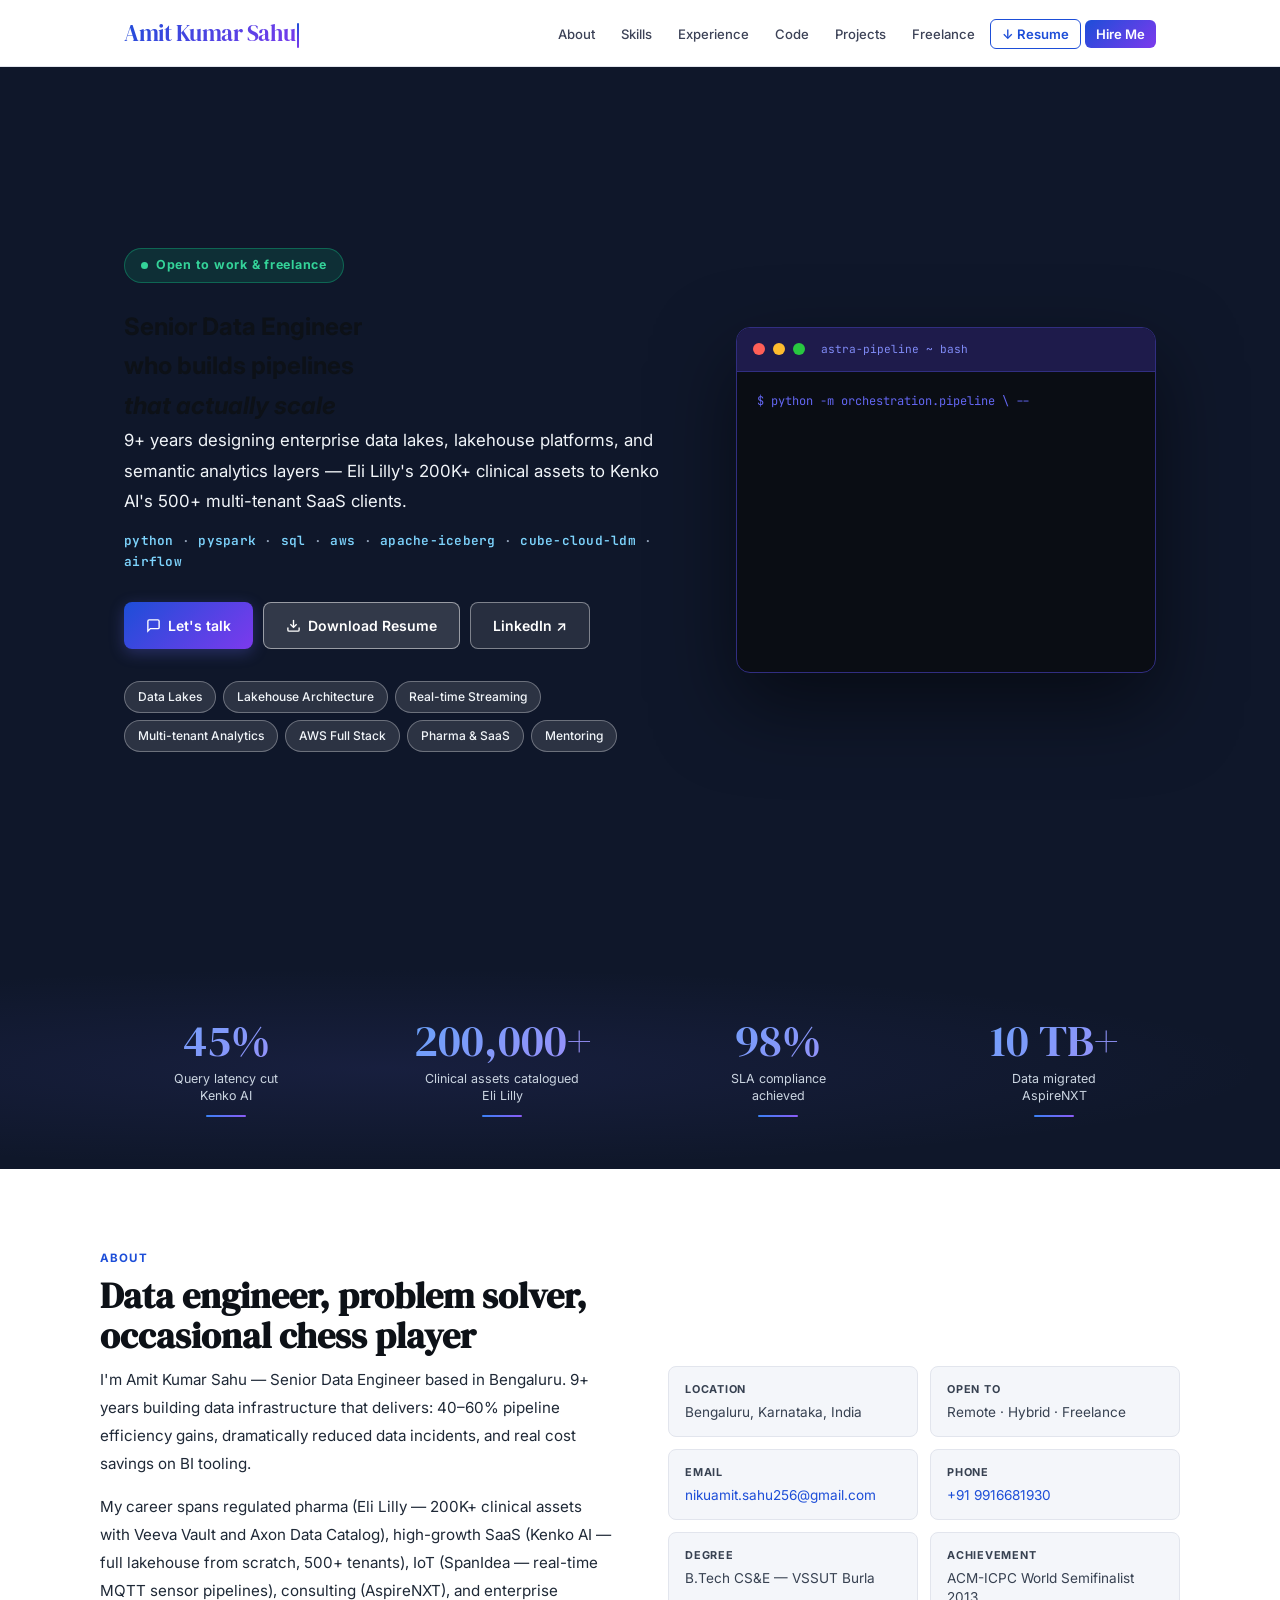
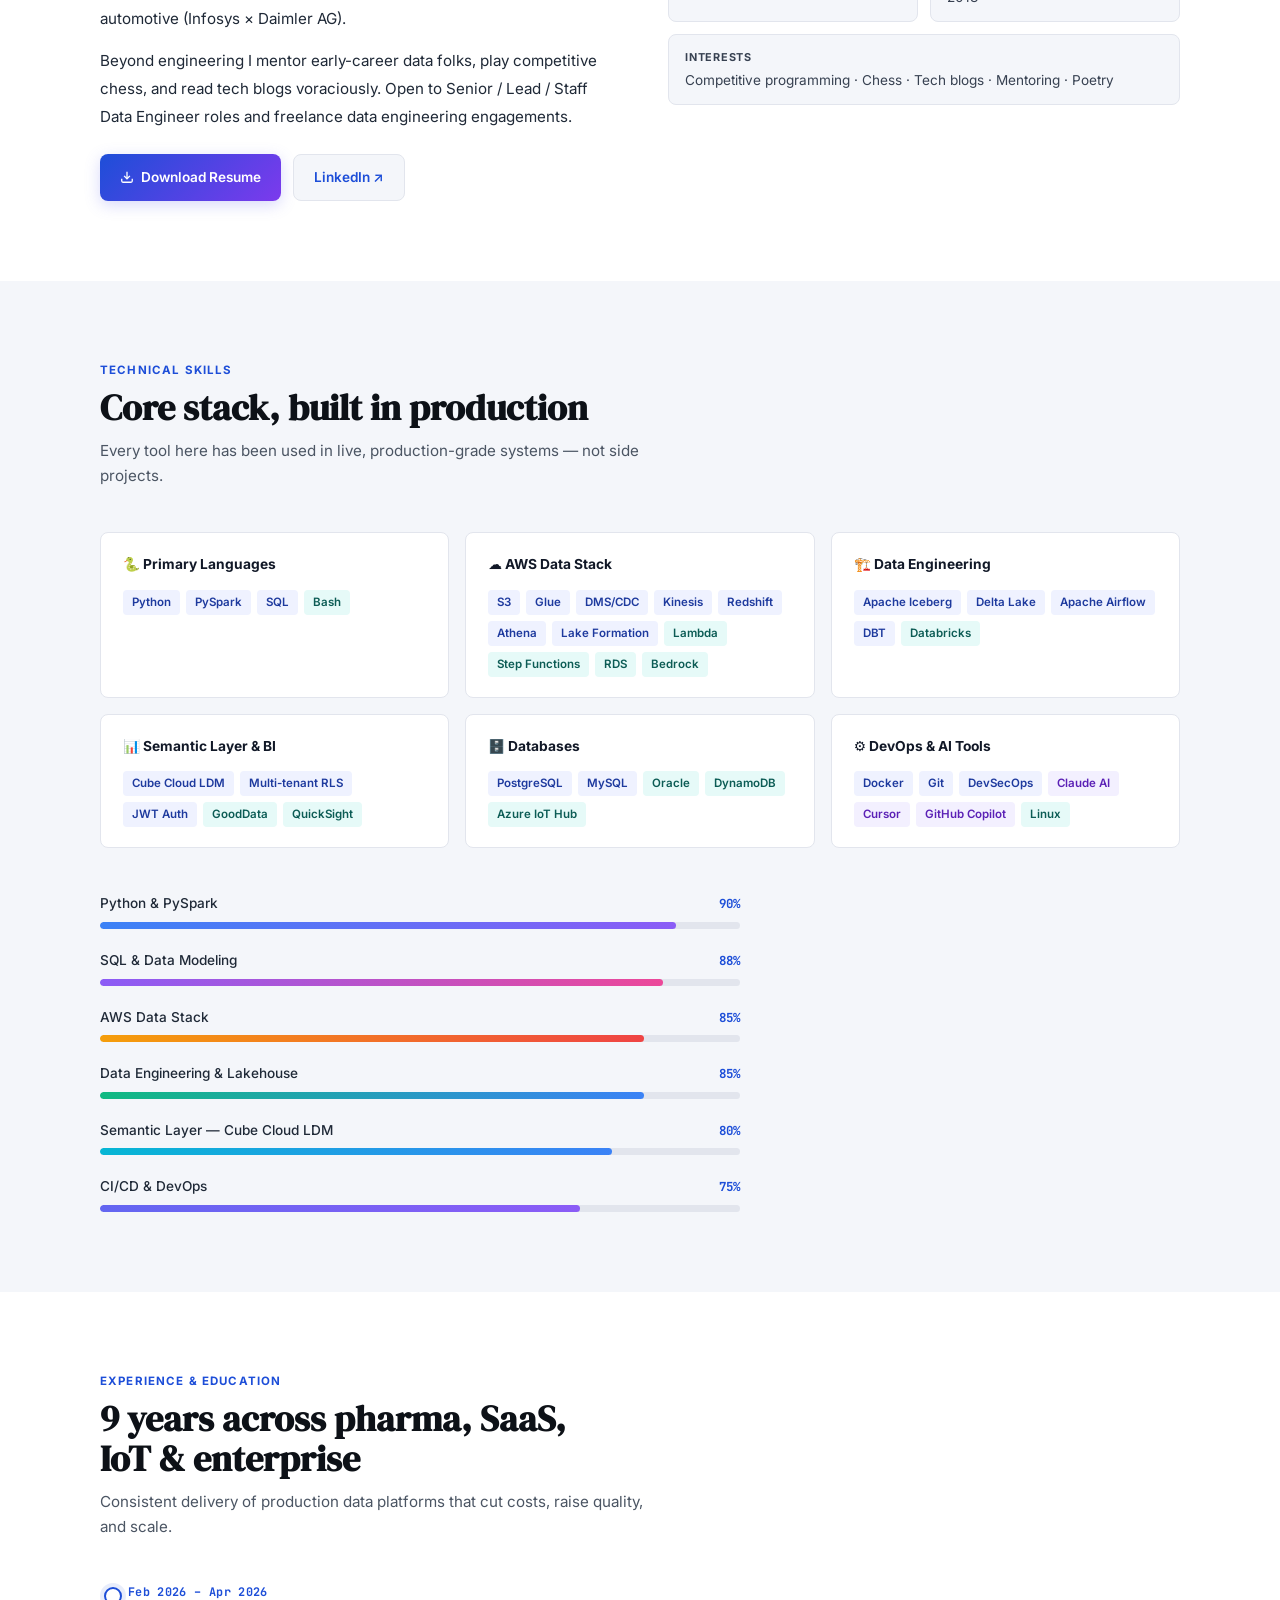
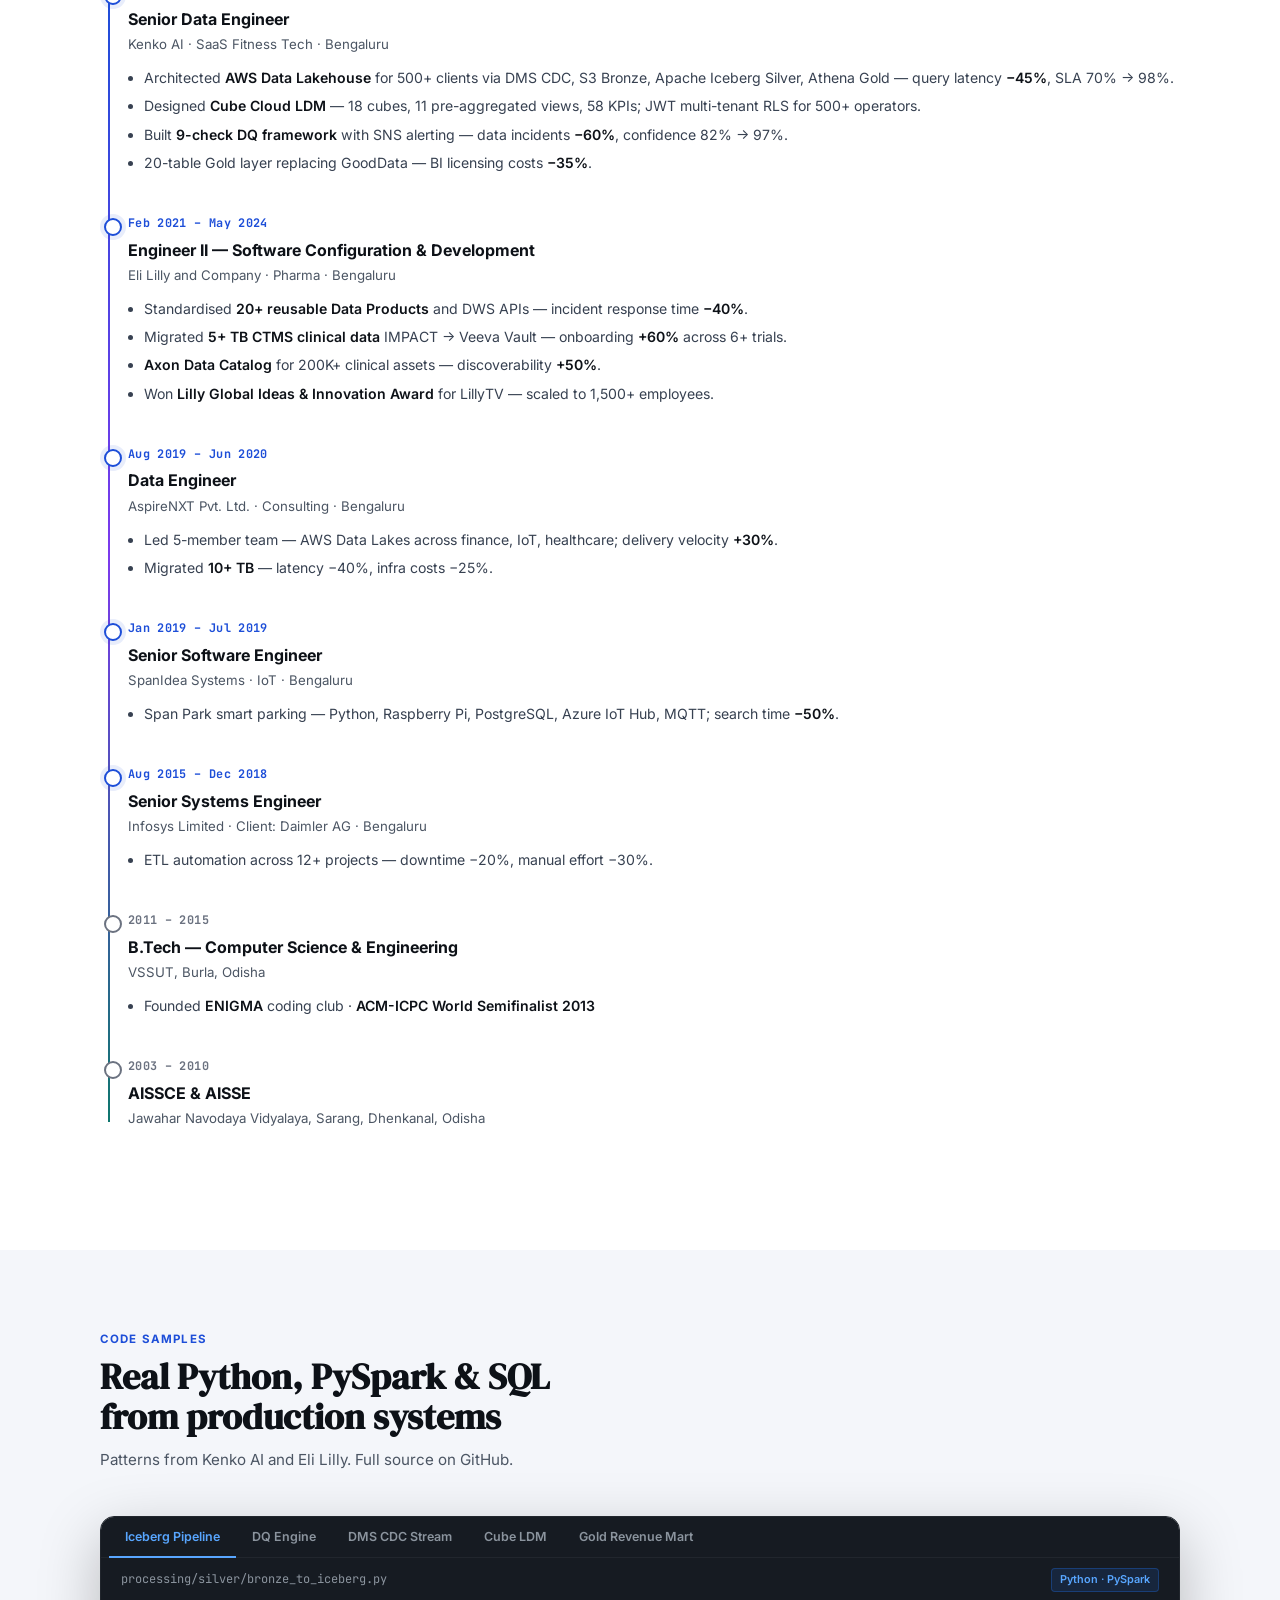
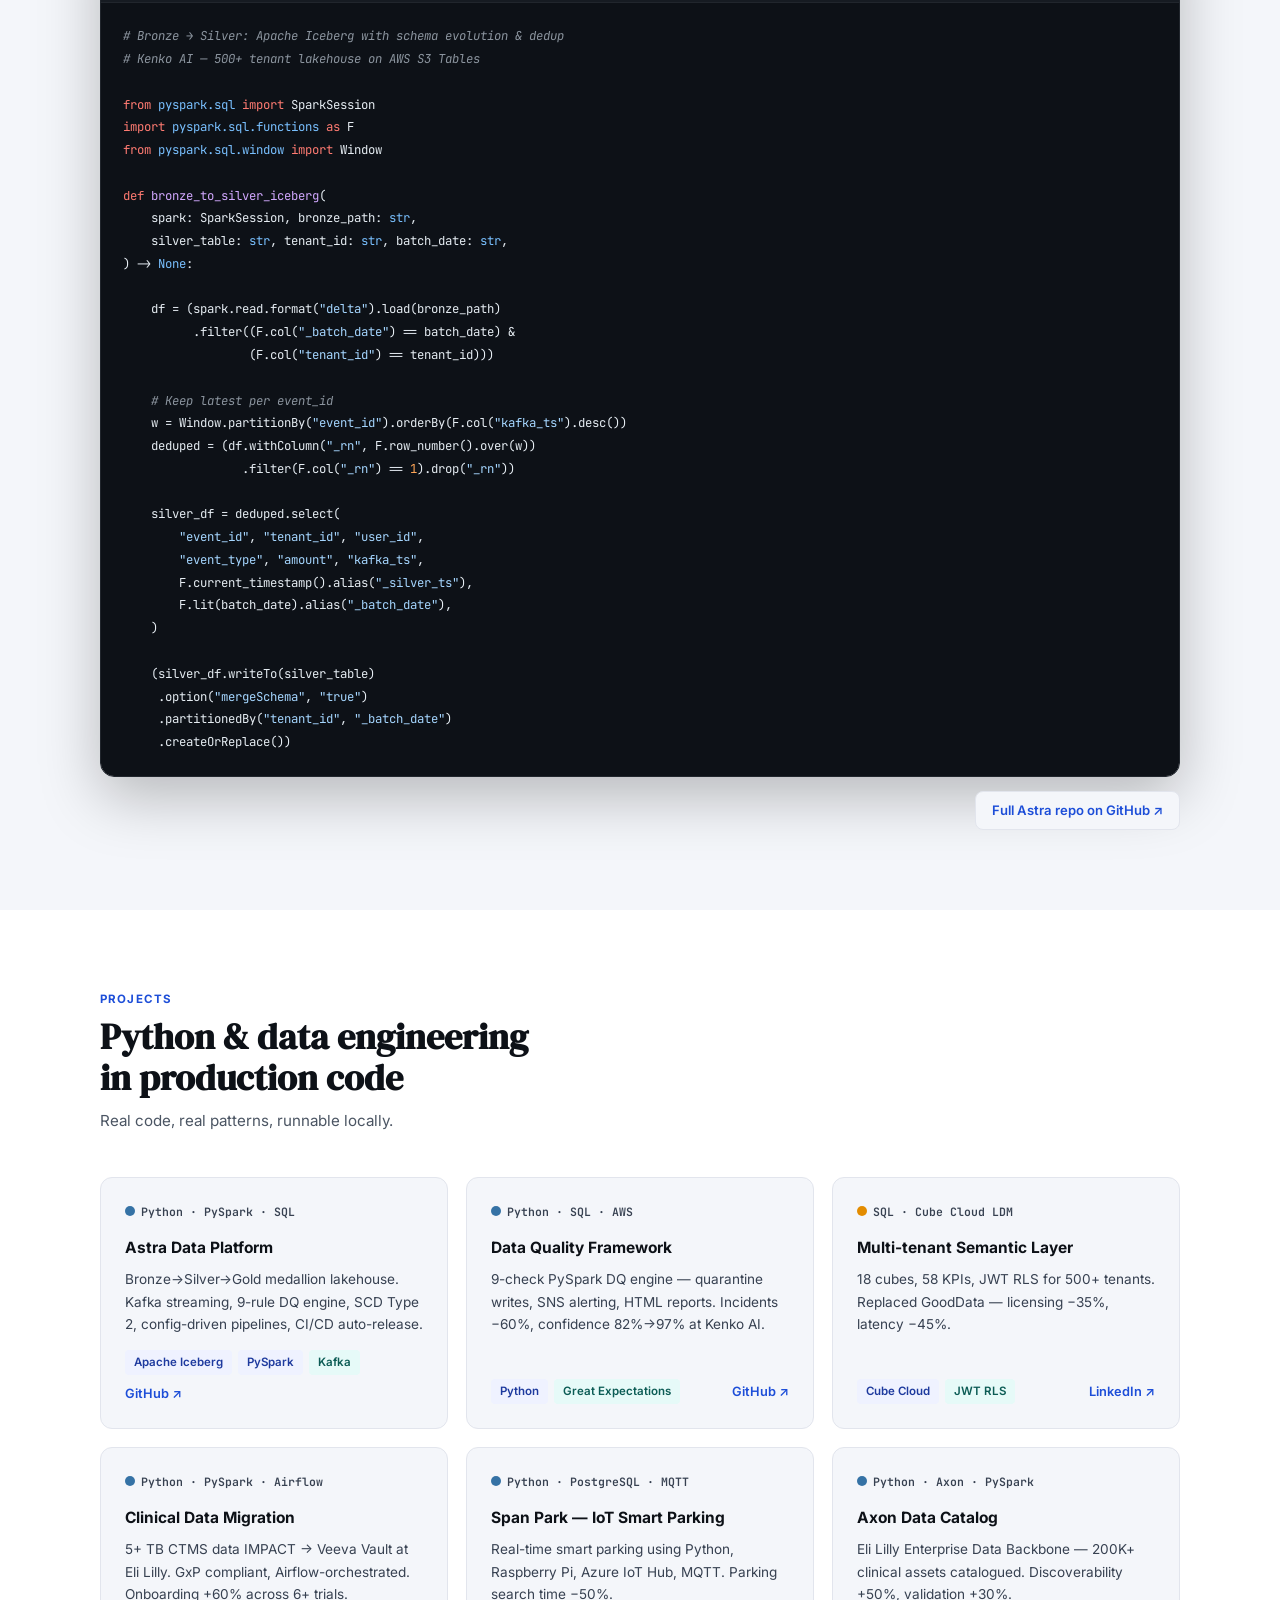
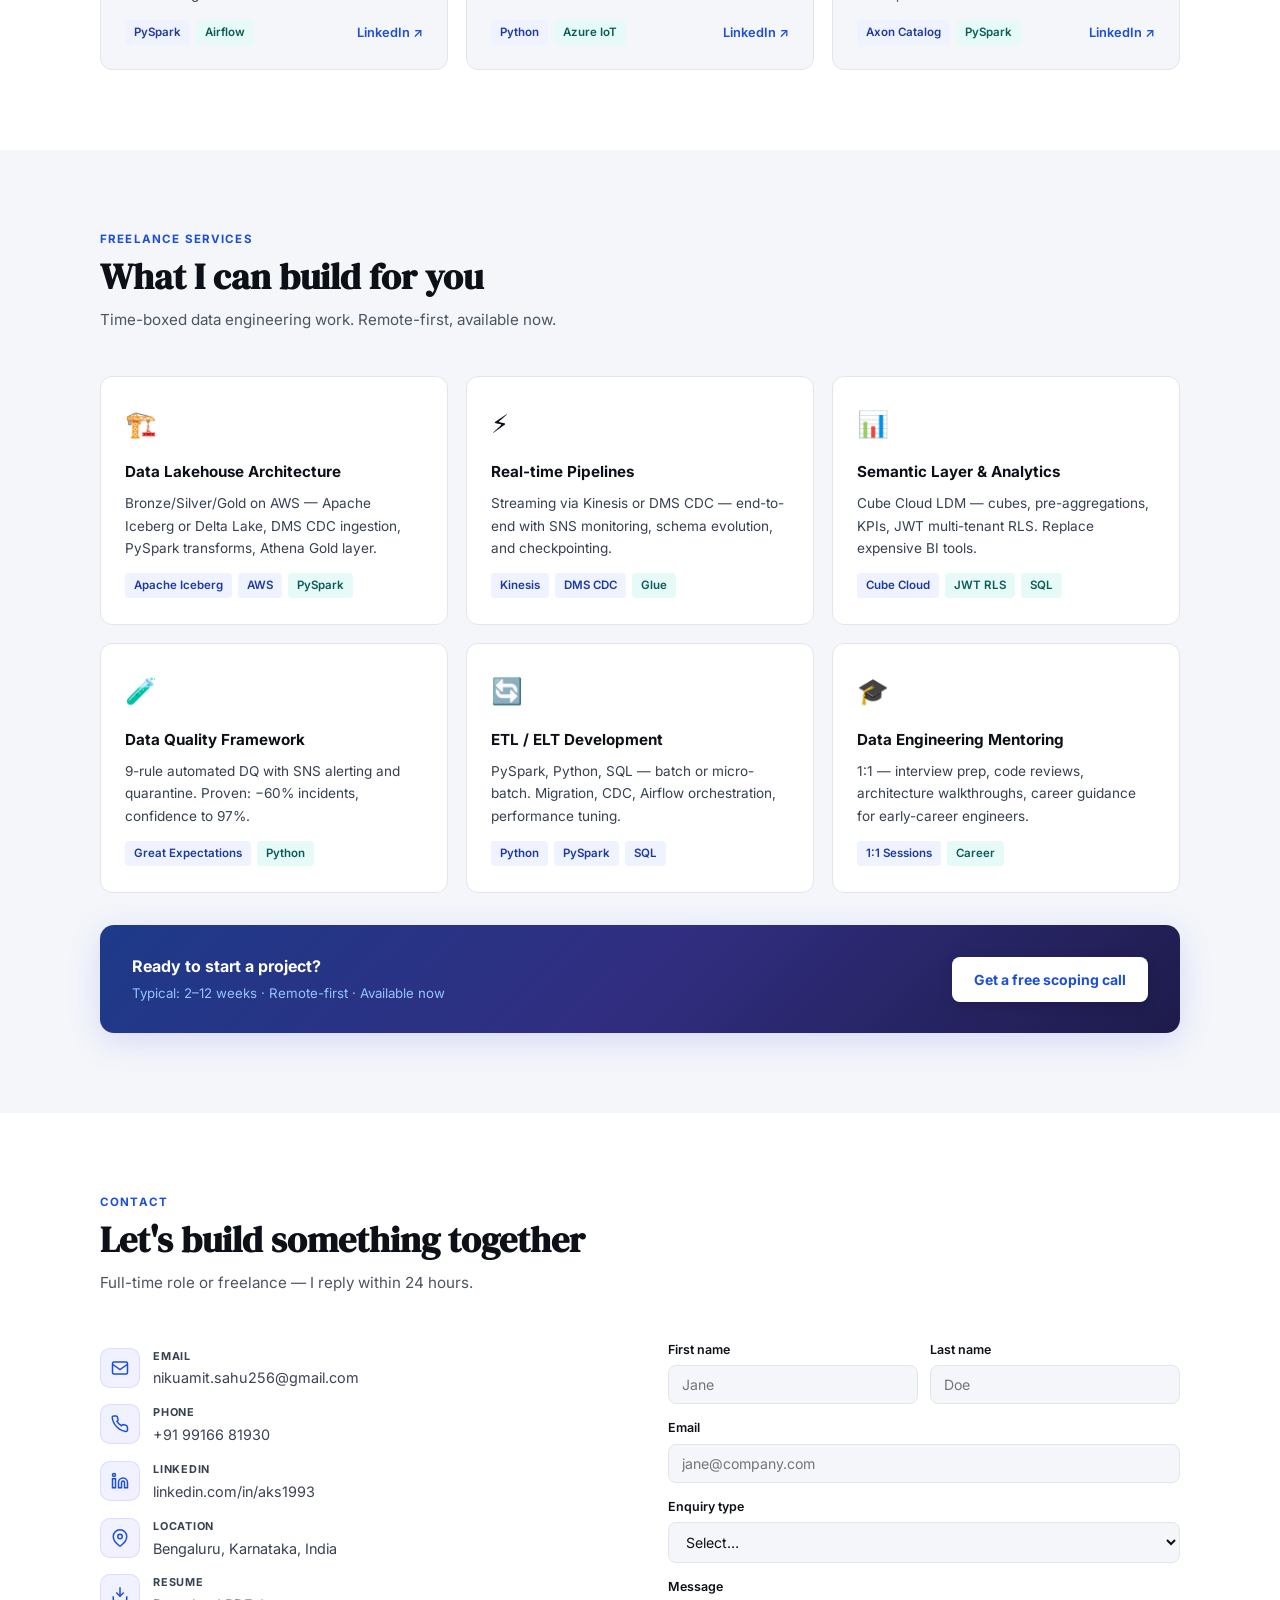
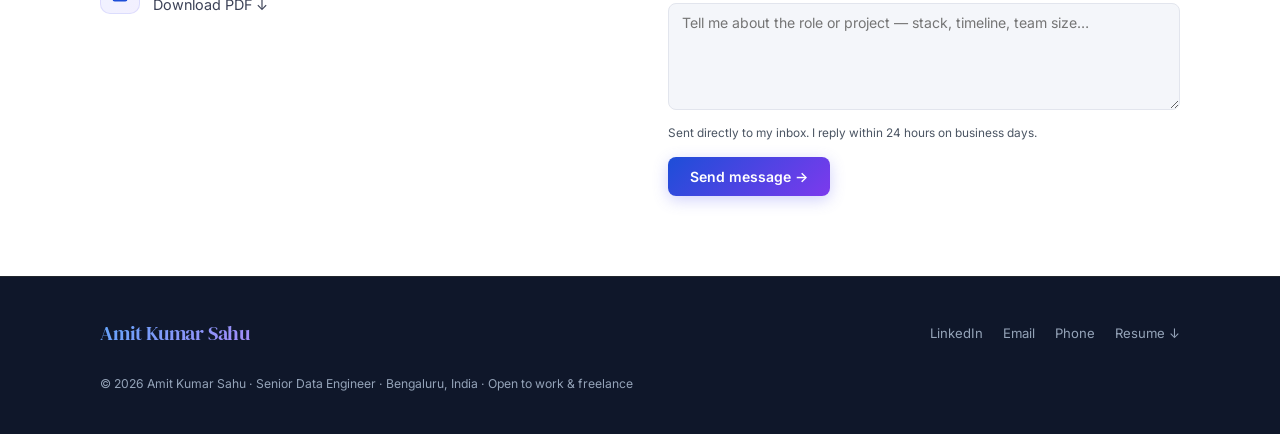
<file: index2.html>
<!DOCTYPE html>
<html lang="en">
<head>
  <meta charset="UTF-8"/>
  <meta name="viewport" content="width=device-width, initial-scale=1.0"/>
  <!-- v3.0 -->
  <meta name="description" content="Amit Kumar Sahu — Senior Data Engineer. Python · PySpark · SQL · AWS · Apache Iceberg. Open to work & freelance."/>
  <title>Amit Kumar Sahu | Senior Data Engineer</title>
  <link rel="preconnect" href="https://fonts.googleapis.com"/>
  <link rel="preconnect" href="https://fonts.gstatic.com" crossorigin/>
  <link href="https://fonts.googleapis.com/css2?family=Inter:wght@400;500;600;700&family=DM+Serif+Display:ital@0;1&family=JetBrains+Mono:wght@400;500&display=swap" rel="stylesheet"/>
  <style>
    :root{
      --ink:#0d1117;--ink2:#3c4257;--ink3:#6b7280;
      --bg:#f4f6fa;--white:#fff;--border:#e2e5ed;
      --blue:#1d4ed8;--blue-lt:#eff2ff;--blue-dk:#1338b0;
      --purple:#7c3aed;--purple-lt:#f3f0ff;
      --teal:#0f766e;--teal-lt:#e6faf8;
      --rose:#e11d48;
      --sans:'Inter',system-ui,sans-serif;
      --serif:'DM Serif Display',Georgia,serif;
      --mono:'JetBrains Mono',monospace;
      --r:8px;--max:1080px;
    }
    *,*::before,*::after{box-sizing:border-box;margin:0;padding:0}
    html{scroll-behavior:smooth}
    body{font-family:var(--sans);background:var(--bg);color:var(--ink);line-height:1.65;font-size:16px;overflow-x:hidden}
    a{color:var(--blue);text-decoration:none}
    a:hover{text-decoration:underline}

    /* ── CANVAS ── */
    #bg-canvas{display:none}

    /* ── NAV ── */
    nav{position:sticky;top:0;z-index:200;background:rgba(255,255,255,.96);backdrop-filter:blur(14px);border-bottom:1px solid var(--border);transition:box-shadow .3s}
    nav.scrolled{box-shadow:0 2px 20px rgba(0,0,0,.08)}
    .nav-inner{max-width:var(--max);margin:0 auto;padding:0 24px;height:66px;display:flex;align-items:center;justify-content:space-between}
    .nav-logo{font-family:var(--serif);font-size:1.45rem;font-weight:400;background:linear-gradient(135deg,#1d4ed8 0%,#7c3aed 100%);-webkit-background-clip:text;-webkit-text-fill-color:transparent;background-clip:text;letter-spacing:-.02em;cursor:pointer;text-decoration:none!important;position:relative;z-index:1}
    .nav-logo::after{content:'';position:absolute;inset:0;z-index:-1}
    .nav-cursor{display:inline-block;width:2px;height:1.1em;background:linear-gradient(#1d4ed8,#7c3aed);margin-left:2px;animation:blink .8s infinite;vertical-align:middle;border-radius:1px}
    @keyframes blink{0%,100%{opacity:1}50%{opacity:0}}
    .nav-menu{display:flex;gap:4px;list-style:none;align-items:center}
    .nav-menu a{font-size:.82rem;font-weight:500;color:var(--ink2);padding:6px 11px;border-radius:6px;transition:background .15s,color .15s;white-space:nowrap}
    .nav-menu a:hover{background:var(--blue-lt);color:var(--blue);text-decoration:none}
    .nav-hire{background:linear-gradient(135deg,var(--blue),var(--purple))!important;color:#fff!important;border-radius:6px!important;font-weight:600!important}
    .nav-hire:hover{opacity:.9!important;transform:translateY(-1px)}
    .nav-dl{border:1.5px solid var(--blue)!important;color:var(--blue)!important;border-radius:6px!important;font-weight:600!important}
    .nav-dl:hover{background:var(--blue-lt)!important}

    /* ── BUTTONS ── */
    .btn{display:inline-flex;align-items:center;gap:7px;font-family:var(--sans);font-size:.875rem;font-weight:600;padding:11px 22px;border-radius:var(--r);border:none;cursor:pointer;transition:all .2s;text-decoration:none!important}
    .btn-grad{background:linear-gradient(135deg,var(--blue),var(--purple));color:#fff;box-shadow:0 4px 15px rgba(99,102,241,.3)}
    .btn-grad:hover{transform:translateY(-2px);box-shadow:0 8px 25px rgba(99,102,241,.4)}
    .btn-outline{background:rgba(255,255,255,.1);color:#fff;border:1.5px solid rgba(255,255,255,.4)}
    .btn-outline:hover{background:rgba(255,255,255,.2);transform:translateY(-1px)}
    .btn-dl{background:rgba(255,255,255,.15);color:#fff;border:1.5px solid rgba(255,255,255,.5)}
    .btn-dl:hover{background:rgba(255,255,255,.25);transform:translateY(-1px)}
    .btn-white{background:#fff;color:var(--blue);font-weight:700;box-shadow:0 4px 12px rgba(0,0,0,.15)}
    .btn-white:hover{transform:translateY(-1px);box-shadow:0 8px 20px rgba(0,0,0,.2)}

    /* ── HERO ── */
    #hero{position:relative;z-index:1;background:#1e1b4b;min-height:100vh;display:flex;align-items:center;padding-top:66px}
    .hero-inner{max-width:var(--max);margin:0 auto;padding:60px 24px 80px;display:grid;grid-template-columns:1fr 420px;gap:60px;align-items:center;width:100%}
    .hero-badge{display:inline-flex;align-items:center;gap:8px;background:rgba(52,211,153,.2);border:1px solid rgba(52,211,153,.5);color:#6ee7b7;font-size:.78rem;font-weight:700;letter-spacing:.06em;padding:6px 16px;border-radius:99px;margin-bottom:24px}
    .pulse{width:7px;height:7px;background:#34d399;border-radius:50%;animation:pulse-dot 2s infinite}
    @keyframes pulse-dot{0%,100%{opacity:1;transform:scale(1)}50%{opacity:.3;transform:scale(.7)}}
    .hero h1{font-family:var(--sans);font-size:clamp(2.2rem,4.5vw,3.5rem);font-weight:700;line-height:1.15;color:#ffffff;margin-bottom:20px;letter-spacing:-.02em}
    .hero h1 em{font-style:normal;font-weight:700;color:#818cf8}
    .hero-lead{font-size:1.05rem;color:#c7d2fe;max-width:52ch;line-height:1.8;margin-bottom:14px}
    .hero-stack{font-family:var(--mono);font-size:.8rem;color:#818cf8;margin-bottom:30px;letter-spacing:.02em}
    .hero-stack span{color:#a5b4fc;font-weight:600}
    .hero-ctas{display:flex;gap:10px;flex-wrap:wrap;margin-bottom:32px}
    .hero-pills{display:flex;flex-wrap:wrap;gap:7px}
    .hpill{font-size:.75rem;font-weight:500;background:rgba(165,180,252,.15);border:1px solid rgba(165,180,252,.3);color:#c7d2fe;padding:5px 13px;border-radius:99px;cursor:default}

    /* terminal */
    .terminal{background:#0a0d14;border:1px solid #312e81;border-radius:14px;overflow:hidden;box-shadow:0 32px 80px rgba(0,0,0,.5)}
    .term-bar{background:#1e1b4b;padding:12px 16px;display:flex;align-items:center;gap:8px;border-bottom:1px solid #312e81}
    .term-dot{width:12px;height:12px;border-radius:50%}
    .term-title{font-family:var(--mono);font-size:.7rem;color:#818cf8;margin-left:8px}
    .term-body{padding:18px 20px;font-family:var(--mono);font-size:.75rem;line-height:1.85;min-height:300px}
    .t-dim{color:#6366f1}.t-grn{color:#34d399}.t-blu{color:#818cf8}
    .t-yel{color:#fbbf24}.t-mag{color:#c084fc}.t-cyn{color:#67e8f9}
    .t-red{color:#f87171}.t-wht{color:#e0e7ff}
    .term-cursor{display:inline-block;width:8px;height:1em;background:#818cf8;margin-left:2px;animation:blink .8s infinite;vertical-align:text-bottom;border-radius:1px}

        /* ── SECTIONS ── */
    section{position:relative;z-index:1;padding:80px 24px}
    section.alt{background:var(--white)}
    .wrap{max-width:var(--max);margin:0 auto}
    .eyebrow{font-size:.72rem;font-weight:700;letter-spacing:.1em;text-transform:uppercase;color:var(--blue);margin-bottom:8px}
    .sec-title{font-family:var(--serif);font-size:clamp(1.7rem,2.8vw,2.4rem);color:var(--ink);margin-bottom:10px;line-height:1.12}
    .sec-sub{font-size:.95rem;color:#4b5563;max-width:56ch;margin-bottom:44px}

    /* ── METRICS ── */
    .metrics-band{background:#0f172a;padding:52px 24px;position:relative;z-index:1;overflow:hidden}
    .metrics-band::before{content:'';position:absolute;inset:0;background:radial-gradient(ellipse at 30% 50%,rgba(99,102,241,.1) 0%,transparent 70%)}
    .metrics-inner{max-width:var(--max);margin:0 auto;display:grid;grid-template-columns:repeat(4,1fr);gap:24px;text-align:center;position:relative}
    .m-num{font-family:var(--serif);font-size:2.8rem;background:linear-gradient(135deg,#60a5fa,#a78bfa);-webkit-background-clip:text;-webkit-text-fill-color:transparent;background-clip:text;line-height:1}
    .m-lbl{font-size:.78rem;color:#cbd5e1;margin-top:6px;line-height:1.4}
    .m-bar{width:40px;height:2px;background:linear-gradient(90deg,#3b82f6,#8b5cf6);margin:10px auto 0;border-radius:2px}

    /* ── ABOUT ── */
    .about-grid{display:grid;grid-template-columns:1fr 1fr;gap:56px;align-items:start}
    .about-body{font-size:.95rem;color:#1f2937;line-height:1.85;display:flex;flex-direction:column;gap:14px}
    .meta-grid{display:grid;grid-template-columns:1fr 1fr;gap:12px}
    .meta-card{background:var(--bg);border:1px solid var(--border);border-radius:var(--r);padding:14px 16px;transition:border-color .2s,transform .2s,box-shadow .2s}
    .meta-card:hover{border-color:var(--blue);transform:translateY(-2px);box-shadow:0 4px 12px rgba(29,78,216,.08)}
    .meta-label{font-size:.68rem;font-weight:700;letter-spacing:.07em;text-transform:uppercase;color:#374151;margin-bottom:4px}
    .meta-val{font-size:.85rem;color:#374151;line-height:1.4}
    .meta-val a{color:var(--blue)}

    /* ── SKILLS ── */
    .skills-cols{display:grid;grid-template-columns:repeat(auto-fill,minmax(290px,1fr));gap:16px}
    .sk-card{background:var(--white);border:1px solid var(--border);border-radius:var(--r);padding:20px 22px;transition:all .25s}
    .sk-card:hover{box-shadow:0 8px 28px rgba(0,0,0,.08);border-color:#a5b4fc;transform:translateY(-3px)}
    section.alt .sk-card{background:var(--bg)}
    .sk-head{font-size:.86rem;font-weight:700;color:#111827;margin-bottom:14px;display:flex;align-items:center;gap:8px}
    .tags{display:flex;flex-wrap:wrap;gap:6px}
    .t-blue{font-size:.72rem;font-weight:600;background:var(--blue-lt);color:#1e3a9e;padding:3px 9px;border-radius:4px}
    .t-teal{font-size:.72rem;font-weight:600;background:var(--teal-lt);color:#0c5c55;padding:3px 9px;border-radius:4px}
    .t-purple{font-size:.72rem;font-weight:600;background:var(--purple-lt);color:#5b21b6;padding:3px 9px;border-radius:4px}
    .bars{margin-top:44px;display:flex;flex-direction:column;gap:20px;max-width:640px}
    .bar-top{display:flex;justify-content:space-between;align-items:baseline;margin-bottom:7px}
    .bar-label{font-size:.85rem;font-weight:500;color:#1f2937}
    .bar-pct{font-size:.78rem;font-weight:700;color:var(--blue);font-family:var(--mono)}
    .bar-track{height:7px;background:var(--border);border-radius:99px;overflow:hidden}
    .bar-fill{height:100%;border-radius:99px;width:0;transition:width 1.5s cubic-bezier(.4,0,.2,1)}
    .bar-fill.py{background:linear-gradient(90deg,#3b82f6,#8b5cf6)}
    .bar-fill.sql{background:linear-gradient(90deg,#8b5cf6,#ec4899)}
    .bar-fill.aws{background:linear-gradient(90deg,#f59e0b,#ef4444)}
    .bar-fill.de{background:linear-gradient(90deg,#10b981,#3b82f6)}
    .bar-fill.cube{background:linear-gradient(90deg,#06b6d4,#3b82f6)}
    .bar-fill.cicd{background:linear-gradient(90deg,#6366f1,#8b5cf6)}

    /* ── EXPERIENCE ── */
    .timeline{position:relative;padding-left:28px}
    .timeline::before{content:'';position:absolute;left:8px;top:8px;bottom:8px;width:2px;background:linear-gradient(to bottom,var(--blue),var(--purple),var(--teal))}
    .tl{position:relative;margin-bottom:40px}
    .tl-dot{position:absolute;left:-24px;top:4px;width:18px;height:18px;border-radius:50%;background:var(--white);border:2.5px solid var(--blue);box-shadow:0 0 0 4px rgba(29,78,216,.1);transition:transform .2s}
    .tl:hover .tl-dot{transform:scale(1.2)}
    .tl-dot.gray{border-color:var(--ink3);box-shadow:none}
    .tl-period{font-size:.74rem;font-weight:700;color:var(--blue);font-family:var(--mono);letter-spacing:.03em;margin-bottom:3px}
    .tl-dot.gray~.tl-body .tl-period{color:var(--ink3)}
    .tl-role{font-weight:700;font-size:1rem;color:var(--ink)}
    .tl-org{font-size:.83rem;color:#4b5563;margin-bottom:10px;margin-top:2px}
    .tl-ul{padding-left:16px;display:flex;flex-direction:column;gap:5px}
    .tl-ul li{font-size:.88rem;color:#374151;line-height:1.65}
    .tl-ul li b{color:var(--ink);font-weight:600}

    /* ── CODE ── */
    .code-wrap{border:1px solid #21262d;border-radius:14px;overflow:hidden;box-shadow:0 20px 60px rgba(0,0,0,.25)}
    .code-tabs-wrap{background:#161b22;padding:0 8px;border-bottom:1px solid #21262d}
    .code-tabs{display:flex;flex-wrap:wrap}
    .code-tab{font-size:.78rem;font-weight:600;padding:12px 16px;cursor:pointer;color:#8b949e;border:none;border-bottom:2px solid transparent;background:none;font-family:var(--sans);transition:all .15s;margin-bottom:-1px}
    .code-tab.active{color:#58a6ff;border-bottom-color:#58a6ff}
    .code-tab:hover{color:#e6edf3}
    .code-panels{background:#0d1117}
    .code-panel{display:none}
    .code-panel.active{display:block}
    .code-header{display:flex;align-items:center;justify-content:space-between;padding:10px 20px;background:#161b22;border-bottom:1px solid #21262d}
    .code-filename{font-size:.75rem;color:#8b949e;font-family:var(--mono)}
    .code-badge{font-size:.68rem;font-weight:600;background:#1f6feb22;color:#58a6ff;border:1px solid #1f6feb55;padding:2px 8px;border-radius:4px}
    pre.cb{margin:0;padding:22px;overflow-x:auto;font-size:.77rem;line-height:1.85;font-family:var(--mono);color:#e6edf3}
    .kw{color:#ff7b72}.fn{color:#d2a8ff}.st{color:#a5d6ff}.cm{color:#8b949e;font-style:italic}.nm{color:#79c0ff}.dc{color:#ffa657}

    /* ── PROJECTS ── */
    .proj-grid{display:grid;grid-template-columns:repeat(auto-fill,minmax(300px,1fr));gap:18px}
    .proj-card{background:var(--white);border:1px solid var(--border);border-radius:12px;padding:24px;transition:all .25s;display:flex;flex-direction:column}
    .proj-card:hover{box-shadow:0 12px 40px rgba(0,0,0,.1);border-color:#a5b4fc;transform:translateY(-4px)}
    section.alt .proj-card{background:var(--bg)}
    .proj-lang{display:flex;align-items:center;gap:6px;font-size:.72rem;font-weight:600;color:#374151;margin-bottom:14px;font-family:var(--mono)}
    .proj-dot{width:10px;height:10px;border-radius:50%;flex-shrink:0}
    .proj-name{font-weight:700;font-size:.97rem;color:var(--ink);margin-bottom:8px}
    .proj-desc{font-size:.85rem;color:#374151;line-height:1.65;margin-bottom:14px;flex:1}
    .proj-footer{display:flex;align-items:center;justify-content:space-between;margin-top:auto;flex-wrap:wrap;gap:8px}
    .proj-link{font-size:.8rem;font-weight:600;color:var(--blue)}
    .proj-link:hover{text-decoration:underline}

    /* ── SERVICES ── */
    .svc-grid{display:grid;grid-template-columns:repeat(auto-fill,minmax(300px,1fr));gap:18px}
    .svc-card{background:var(--white);border:1px solid var(--border);border-radius:12px;padding:26px 24px;transition:all .25s}
    .svc-card:hover{box-shadow:0 12px 40px rgba(0,0,0,.1);border-color:#a5b4fc;transform:translateY(-4px)}
    section.alt .svc-card{background:var(--bg)}
    section.alt .svc-card:hover{background:var(--white)}
    .svc-icon{font-size:1.6rem;margin-bottom:14px}
    .svc-name{font-weight:700;font-size:.95rem;color:var(--ink);margin-bottom:8px}
    .svc-desc{font-size:.85rem;color:#374151;line-height:1.65;margin-bottom:14px}
    .cta-strip{margin-top:32px;background:linear-gradient(135deg,#1e3a8a,#312e81,#1e1b4b);border-radius:14px;padding:28px 32px;display:flex;align-items:center;justify-content:space-between;flex-wrap:wrap;gap:16px;box-shadow:0 8px 32px rgba(99,102,241,.2)}
    .cta-strip-text{font-weight:700;font-size:1rem;color:#fff}
    .cta-strip-sub{font-size:.83rem;color:#93c5fd;margin-top:4px}

    /* ── CONTACT ── */
    .contact-grid{display:grid;grid-template-columns:1fr 1fr;gap:56px;align-items:start}
    .ci-list{display:flex;flex-direction:column;gap:14px;margin-top:8px}
    .ci{display:flex;align-items:flex-start;gap:13px}
    .ci-ico{width:40px;height:40px;background:linear-gradient(135deg,var(--blue-lt),var(--purple-lt));border-radius:10px;display:flex;align-items:center;justify-content:center;flex-shrink:0;border:1px solid rgba(99,102,241,.15)}
    .ci-ico svg{stroke:var(--blue)}
    .ci-label{font-size:.68rem;font-weight:700;letter-spacing:.07em;text-transform:uppercase;color:#374151}
    .ci-val{font-size:.9rem;color:#374151;margin-top:1px}
    .ci-val a{color:var(--ink2)}
    .ci-val a:hover{color:var(--blue)}
    .cform{display:flex;flex-direction:column;gap:14px}
    .f2{display:grid;grid-template-columns:1fr 1fr;gap:12px}
    .fg{display:flex;flex-direction:column;gap:5px}
    .fg label{font-size:.78rem;font-weight:600;color:var(--ink)}
    .fg input,.fg textarea,.fg select{font-family:var(--sans);font-size:.88rem;padding:10px 13px;border:1.5px solid var(--border);border-radius:var(--r);background:var(--bg);color:var(--ink);outline:none;resize:vertical;transition:border-color .2s,box-shadow .2s}
    .fg input:focus,.fg textarea:focus,.fg select:focus{border-color:var(--blue);background:var(--white);box-shadow:0 0 0 3px rgba(29,78,216,.08)}
    .fnote{font-size:.74rem;color:#4b5563}

    /* ── FOOTER ── */
    footer{background:#0f172a;padding:40px 24px;position:relative;z-index:1;border-top:1px solid #21262d}
    .foot-inner{max-width:var(--max);margin:0 auto;display:flex;align-items:center;justify-content:space-between;flex-wrap:wrap;gap:16px}
    .foot-brand{font-family:var(--serif);font-size:1.25rem;font-weight:400;background:linear-gradient(135deg,#60a5fa,#a78bfa);-webkit-background-clip:text;-webkit-text-fill-color:transparent;background-clip:text;letter-spacing:-.01em}
    .foot-links{display:flex;gap:20px}
    .foot-links a{font-size:.82rem;color:#94a3b8;transition:color .2s}
    .foot-links a:hover{color:#fff;text-decoration:none}
    .foot-copy{width:100%;font-size:.76rem;color:#94a3b8;margin-top:8px}

    /* ── SCROLL REVEAL ── */
    .reveal{opacity:0;transform:translateY(28px);transition:opacity .7s ease,transform .7s ease}
    .reveal.visible{opacity:1;transform:none}

    /* ── RESPONSIVE ── */
    @media(max-width:800px){
      .hero-inner{grid-template-columns:1fr;padding:52px 20px 52px;gap:36px}
      .terminal{display:none}
      .about-grid,.contact-grid{grid-template-columns:1fr;gap:32px}
      .meta-grid{grid-template-columns:1fr 1fr}
      .metrics-inner{grid-template-columns:1fr 1fr;gap:20px}
      .nav-menu li:not(:last-child):not(:nth-last-child(2)){display:none}
      .f2{grid-template-columns:1fr}
    }
    @media(prefers-reduced-motion:reduce){
      html{scroll-behavior:auto}
      .reveal{opacity:1;transform:none}
      .bar-fill{transition:none}
      .pulse,.term-cursor,.nav-cursor{animation:none}
    }
  </style>

  <style id="hero-fix">
    /* FORCE OVERRIDE v3 */
    #hero { background: #0f172a !important; }
    .hero h1 { color: #ffffff !important; }
    .hero h1 em { color: #c084fc !important; font-style: italic !important; background: none !important; -webkit-text-fill-color: #c084fc !important; }
    .hero-lead { color: #f1f5f9 !important; }
    .hero-stack { color: #94a3b8 !important; }
    .hero-stack span { color: #7dd3fc !important; font-weight: 600 !important; }
    .hero-badge { color: #34d399 !important; background: rgba(16,185,129,.15) !important; border: 1px solid rgba(16,185,129,.4) !important; }
    .hpill { color: #f1f5f9 !important; background: rgba(255,255,255,.12) !important; border: 1px solid rgba(255,255,255,.3) !important; }
    .m-lbl { color: #cbd5e1 !important; }
    .m-num { -webkit-text-fill-color: transparent !important; }
    .foot-copy { color: #94a3b8 !important; }
    .foot-links a { color: #94a3b8 !important; }
    #bg-canvas { display: none !important; }
  </style>
</head>
<body>

<canvas id="bg-canvas"></canvas>

<!-- NAV -->
<nav id="nav">
  <div class="nav-inner">
    <a href="#" class="nav-logo">Amit Kumar Sahu<span class="nav-cursor"></span></a>
    <ul class="nav-menu">
      <li><a href="#about">About</a></li>
      <li><a href="#skills">Skills</a></li>
      <li><a href="#experience">Experience</a></li>
      <li><a href="#code">Code</a></li>
      <li><a href="#projects">Projects</a></li>
      <li><a href="#services">Freelance</a></li>
      <li><a href="Amit_Kumar_Sahu_Resume.pdf" download class="nav-dl">↓ Resume</a></li>
      <li><a href="#contact" class="nav-hire">Hire Me</a></li>
    </ul>
  </div>
</nav>

<!-- HERO -->
<section id="hero">
  <div class="hero-inner">
    <div>
      <div class="hero-badge"><span class="pulse"></span>Open to work &amp; freelance</div>
      <h1>Senior Data Engineer<br>who builds pipelines<br><em>that actually scale</em></h1>
      <p class="hero-lead">9+ years designing enterprise data lakes, lakehouse platforms, and semantic analytics layers — Eli Lilly's 200K+ clinical assets to Kenko AI's 500+ multi-tenant SaaS clients.</p>
      <p class="hero-stack"><span>python</span> · <span>pyspark</span> · <span>sql</span> · <span>aws</span> · <span>apache-iceberg</span> · <span>cube-cloud-ldm</span> · <span>airflow</span></p>
      <div class="hero-ctas">
        <a href="#contact" class="btn btn-grad">
          <svg width="15" height="15" fill="none" stroke="currentColor" stroke-width="2.2" viewBox="0 0 24 24"><path d="M21 15a2 2 0 0 1-2 2H7l-4 4V5a2 2 0 0 1 2-2h14a2 2 0 0 1 2 2z"/></svg>
          Let's talk
        </a>
        <a href="Amit_Kumar_Sahu_Resume.pdf" download class="btn btn-dl">
          <svg width="15" height="15" fill="none" stroke="currentColor" stroke-width="2.2" viewBox="0 0 24 24"><path d="M21 15v4a2 2 0 0 1-2 2H5a2 2 0 0 1-2-2v-4"/><polyline points="7 10 12 15 17 10"/><line x1="12" y1="15" x2="12" y2="3"/></svg>
          Download Resume
        </a>
        <a href="https://www.linkedin.com/in/aks1993" target="_blank" rel="noopener" class="btn btn-outline">LinkedIn ↗</a>
      </div>
      <div class="hero-pills">
        <span class="hpill">Data Lakes</span><span class="hpill">Lakehouse Architecture</span>
        <span class="hpill">Real-time Streaming</span><span class="hpill">Multi-tenant Analytics</span>
        <span class="hpill">AWS Full Stack</span><span class="hpill">Pharma &amp; SaaS</span>
        <span class="hpill">Mentoring</span>
      </div>
    </div>
    <div class="terminal">
      <div class="term-bar">
        <div class="term-dot" style="background:#ff5f57"></div>
        <div class="term-dot" style="background:#febc2e"></div>
        <div class="term-dot" style="background:#28c840"></div>
        <span class="term-title">astra-pipeline ~ bash</span>
      </div>
      <div class="term-body" id="terminal-output"></div>
    </div>
  </div>
</section>

<!-- METRICS -->
<div class="metrics-band">
  <div class="metrics-inner">
    <div class="reveal"><div class="m-num" id="cnt-latency">0%</div><div class="m-lbl">Query latency cut<br>Kenko AI</div><div class="m-bar"></div></div>
    <div class="reveal"><div class="m-num" id="cnt-assets">0</div><div class="m-lbl">Clinical assets catalogued<br>Eli Lilly</div><div class="m-bar"></div></div>
    <div class="reveal"><div class="m-num" id="cnt-sla">0%</div><div class="m-lbl">SLA compliance<br>achieved</div><div class="m-bar"></div></div>
    <div class="reveal"><div class="m-num" id="cnt-tb">0 TB</div><div class="m-lbl">Data migrated<br>AspireNXT</div><div class="m-bar"></div></div>
  </div>
</div>

<!-- ABOUT -->
<section id="about" class="alt">
  <div class="wrap">
    <p class="eyebrow">About</p>
    <h2 class="sec-title reveal">Data engineer, problem solver,<br>occasional chess player</h2>
    <div class="about-grid">
      <div class="about-body reveal">
        <p>I'm Amit Kumar Sahu — Senior Data Engineer based in Bengaluru. 9+ years building data infrastructure that delivers: 40–60% pipeline efficiency gains, dramatically reduced data incidents, and real cost savings on BI tooling.</p>
        <p>My career spans regulated pharma (Eli Lilly — 200K+ clinical assets with Veeva Vault and Axon Data Catalog), high-growth SaaS (Kenko AI — full lakehouse from scratch, 500+ tenants), IoT (SpanIdea — real-time MQTT sensor pipelines), consulting (AspireNXT), and enterprise automotive (Infosys × Daimler AG).</p>
        <p>Beyond engineering I mentor early-career data folks, play competitive chess, and read tech blogs voraciously. Open to Senior / Lead / Staff Data Engineer roles and freelance data engineering engagements.</p>
        <div style="display:flex;gap:12px;flex-wrap:wrap;margin-top:8px">
          <a href="Amit_Kumar_Sahu_Resume.pdf" download class="btn" style="background:linear-gradient(135deg,var(--blue),var(--purple));color:#fff;padding:10px 20px;font-size:.85rem;box-shadow:0 4px 15px rgba(99,102,241,.25)">
            <svg width="14" height="14" fill="none" stroke="currentColor" stroke-width="2.2" viewBox="0 0 24 24"><path d="M21 15v4a2 2 0 0 1-2 2H5a2 2 0 0 1-2-2v-4"/><polyline points="7 10 12 15 17 10"/><line x1="12" y1="15" x2="12" y2="3"/></svg>
            Download Resume
          </a>
          <a href="https://www.linkedin.com/in/aks1993" target="_blank" rel="noopener" class="btn" style="background:var(--bg);color:var(--blue);border:1.5px solid var(--border);padding:10px 20px;font-size:.85rem">LinkedIn ↗</a>
        </div>
      </div>
      <div class="meta-grid reveal">
        <div class="meta-card"><div class="meta-label">Location</div><div class="meta-val">Bengaluru, Karnataka, India</div></div>
        <div class="meta-card"><div class="meta-label">Open to</div><div class="meta-val">Remote · Hybrid · Freelance</div></div>
        <div class="meta-card"><div class="meta-label">Email</div><div class="meta-val"><a href="mailto:nikuamit.sahu256@gmail.com">nikuamit.sahu256@gmail.com</a></div></div>
        <div class="meta-card"><div class="meta-label">Phone</div><div class="meta-val"><a href="tel:+919916681930">+91 9916681930</a></div></div>
        <div class="meta-card"><div class="meta-label">Degree</div><div class="meta-val">B.Tech CS&amp;E — VSSUT Burla</div></div>
        <div class="meta-card"><div class="meta-label">Achievement</div><div class="meta-val">ACM-ICPC World Semifinalist 2013</div></div>
        <div class="meta-card" style="grid-column:span 2"><div class="meta-label">Interests</div><div class="meta-val">Competitive programming · Chess · Tech blogs · Mentoring · Poetry</div></div>
      </div>
    </div>
  </div>
</section>

<!-- SKILLS -->
<section id="skills">
  <div class="wrap">
    <p class="eyebrow">Technical Skills</p>
    <h2 class="sec-title reveal">Core stack, built in production</h2>
    <p class="sec-sub reveal">Every tool here has been used in live, production-grade systems — not side projects.</p>
    <div class="skills-cols">
      <div class="sk-card reveal"><div class="sk-head">🐍 Primary Languages</div><div class="tags"><span class="t-blue">Python</span><span class="t-blue">PySpark</span><span class="t-blue">SQL</span><span class="t-teal">Bash</span></div></div>
      <div class="sk-card reveal"><div class="sk-head">☁️ AWS Data Stack</div><div class="tags"><span class="t-blue">S3</span><span class="t-blue">Glue</span><span class="t-blue">DMS/CDC</span><span class="t-blue">Kinesis</span><span class="t-blue">Redshift</span><span class="t-blue">Athena</span><span class="t-blue">Lake Formation</span><span class="t-teal">Lambda</span><span class="t-teal">Step Functions</span><span class="t-teal">RDS</span><span class="t-teal">Bedrock</span></div></div>
      <div class="sk-card reveal"><div class="sk-head">🏗️ Data Engineering</div><div class="tags"><span class="t-blue">Apache Iceberg</span><span class="t-blue">Delta Lake</span><span class="t-blue">Apache Airflow</span><span class="t-blue">DBT</span><span class="t-teal">Databricks</span></div></div>
      <div class="sk-card reveal"><div class="sk-head">📊 Semantic Layer &amp; BI</div><div class="tags"><span class="t-blue">Cube Cloud LDM</span><span class="t-blue">Multi-tenant RLS</span><span class="t-blue">JWT Auth</span><span class="t-teal">GoodData</span><span class="t-teal">QuickSight</span></div></div>
      <div class="sk-card reveal"><div class="sk-head">🗄️ Databases</div><div class="tags"><span class="t-blue">PostgreSQL</span><span class="t-blue">MySQL</span><span class="t-teal">Oracle</span><span class="t-teal">DynamoDB</span><span class="t-teal">Azure IoT Hub</span></div></div>
      <div class="sk-card reveal"><div class="sk-head">⚙️ DevOps &amp; AI Tools</div><div class="tags"><span class="t-blue">Docker</span><span class="t-blue">Git</span><span class="t-blue">DevSecOps</span><span class="t-purple">Claude AI</span><span class="t-purple">Cursor</span><span class="t-purple">GitHub Copilot</span><span class="t-teal">Linux</span></div></div>
    </div>
    <div class="bars reveal">
      <div class="bar-row"><div class="bar-top"><span class="bar-label">Python &amp; PySpark</span><span class="bar-pct">90%</span></div><div class="bar-track"><div class="bar-fill py" data-w="90"></div></div></div>
      <div class="bar-row"><div class="bar-top"><span class="bar-label">SQL &amp; Data Modeling</span><span class="bar-pct">88%</span></div><div class="bar-track"><div class="bar-fill sql" data-w="88"></div></div></div>
      <div class="bar-row"><div class="bar-top"><span class="bar-label">AWS Data Stack</span><span class="bar-pct">85%</span></div><div class="bar-track"><div class="bar-fill aws" data-w="85"></div></div></div>
      <div class="bar-row"><div class="bar-top"><span class="bar-label">Data Engineering &amp; Lakehouse</span><span class="bar-pct">85%</span></div><div class="bar-track"><div class="bar-fill de" data-w="85"></div></div></div>
      <div class="bar-row"><div class="bar-top"><span class="bar-label">Semantic Layer — Cube Cloud LDM</span><span class="bar-pct">80%</span></div><div class="bar-track"><div class="bar-fill cube" data-w="80"></div></div></div>
      <div class="bar-row"><div class="bar-top"><span class="bar-label">CI/CD &amp; DevOps</span><span class="bar-pct">75%</span></div><div class="bar-track"><div class="bar-fill cicd" data-w="75"></div></div></div>
    </div>
  </div>
</section>

<!-- EXPERIENCE -->
<section id="experience" class="alt">
  <div class="wrap">
    <p class="eyebrow">Experience &amp; Education</p>
    <h2 class="sec-title reveal">9 years across pharma, SaaS,<br>IoT &amp; enterprise</h2>
    <p class="sec-sub reveal">Consistent delivery of production data platforms that cut costs, raise quality, and scale.</p>
    <div class="timeline">
      <div class="tl reveal"><div class="tl-dot"></div><div class="tl-body">
        <p class="tl-period">Feb 2026 – Apr 2026</p><p class="tl-role">Senior Data Engineer</p>
        <p class="tl-org">Kenko AI · SaaS Fitness Tech · Bengaluru</p>
        <ul class="tl-ul">
          <li>Architected <b>AWS Data Lakehouse</b> for 500+ clients via DMS CDC, S3 Bronze, Apache Iceberg Silver, Athena Gold — query latency <b>−45%</b>, SLA 70% → 98%.</li>
          <li>Designed <b>Cube Cloud LDM</b> — 18 cubes, 11 pre-aggregated views, 58 KPIs; JWT multi-tenant RLS for 500+ operators.</li>
          <li>Built <b>9-check DQ framework</b> with SNS alerting — data incidents <b>−60%</b>, confidence 82% → 97%.</li>
          <li>20-table Gold layer replacing GoodData — BI licensing costs <b>−35%</b>.</li>
        </ul>
      </div></div>
      <div class="tl reveal"><div class="tl-dot"></div><div class="tl-body">
        <p class="tl-period">Feb 2021 – May 2024</p><p class="tl-role">Engineer II — Software Configuration &amp; Development</p>
        <p class="tl-org">Eli Lilly and Company · Pharma · Bengaluru</p>
        <ul class="tl-ul">
          <li>Standardised <b>20+ reusable Data Products</b> and DWS APIs — incident response time <b>−40%</b>.</li>
          <li>Migrated <b>5+ TB CTMS clinical data</b> IMPACT → Veeva Vault — onboarding <b>+60%</b> across 6+ trials.</li>
          <li><b>Axon Data Catalog</b> for 200K+ clinical assets — discoverability <b>+50%</b>.</li>
          <li>Won <b>Lilly Global Ideas &amp; Innovation Award</b> for LillyTV — scaled to 1,500+ employees.</li>
        </ul>
      </div></div>
      <div class="tl reveal"><div class="tl-dot"></div><div class="tl-body">
        <p class="tl-period">Aug 2019 – Jun 2020</p><p class="tl-role">Data Engineer</p>
        <p class="tl-org">AspireNXT Pvt. Ltd. · Consulting · Bengaluru</p>
        <ul class="tl-ul">
          <li>Led 5-member team — AWS Data Lakes across finance, IoT, healthcare; delivery velocity <b>+30%</b>.</li>
          <li>Migrated <b>10+ TB</b> — latency −40%, infra costs −25%.</li>
        </ul>
      </div></div>
      <div class="tl reveal"><div class="tl-dot"></div><div class="tl-body">
        <p class="tl-period">Jan 2019 – Jul 2019</p><p class="tl-role">Senior Software Engineer</p>
        <p class="tl-org">SpanIdea Systems · IoT · Bengaluru</p>
        <ul class="tl-ul">
          <li>Span Park smart parking — Python, Raspberry Pi, PostgreSQL, Azure IoT Hub, MQTT; search time <b>−50%</b>.</li>
        </ul>
      </div></div>
      <div class="tl reveal"><div class="tl-dot"></div><div class="tl-body">
        <p class="tl-period">Aug 2015 – Dec 2018</p><p class="tl-role">Senior Systems Engineer</p>
        <p class="tl-org">Infosys Limited · Client: Daimler AG · Bengaluru</p>
        <ul class="tl-ul">
          <li>ETL automation across 12+ projects — downtime −20%, manual effort −30%.</li>
        </ul>
      </div></div>
      <div class="tl reveal"><div class="tl-dot gray"></div><div class="tl-body">
        <p class="tl-period">2011 – 2015</p><p class="tl-role">B.Tech — Computer Science &amp; Engineering</p>
        <p class="tl-org">VSSUT, Burla, Odisha</p>
        <ul class="tl-ul"><li>Founded <b>ENIGMA</b> coding club · <b>ACM-ICPC World Semifinalist 2013</b></li></ul>
      </div></div>
      <div class="tl reveal"><div class="tl-dot gray"></div><div class="tl-body">
        <p class="tl-period">2003 – 2010</p><p class="tl-role">AISSCE &amp; AISSE</p>
        <p class="tl-org">Jawahar Navodaya Vidyalaya, Sarang, Dhenkanal, Odisha</p>
      </div></div>
    </div>
  </div>
</section>

<!-- CODE SAMPLES -->
<section id="code">
  <div class="wrap">
    <p class="eyebrow">Code Samples</p>
    <h2 class="sec-title reveal">Real Python, PySpark &amp; SQL<br>from production systems</h2>
    <p class="sec-sub reveal">Patterns from Kenko AI and Eli Lilly. Full source on GitHub.</p>
    <div class="code-wrap reveal">
      <div class="code-tabs-wrap">
        <div class="code-tabs">
          <button class="code-tab active" onclick="showTab('iceberg',this)">Iceberg Pipeline</button>
          <button class="code-tab" onclick="showTab('dq',this)">DQ Engine</button>
          <button class="code-tab" onclick="showTab('cdc',this)">DMS CDC Stream</button>
          <button class="code-tab" onclick="showTab('cube',this)">Cube LDM</button>
          <button class="code-tab" onclick="showTab('gold',this)">Gold Revenue Mart</button>
        </div>
      </div>
      <div class="code-panels">
        <div class="code-panel active" id="panel-iceberg">
          <div class="code-header"><span class="code-filename">processing/silver/bronze_to_iceberg.py</span><span class="code-badge">Python · PySpark</span></div>
          <pre class="cb"><span class="cm"># Bronze → Silver: Apache Iceberg with schema evolution & dedup</span>
<span class="cm"># Kenko AI — 500+ tenant lakehouse on AWS S3 Tables</span>

<span class="kw">from</span> <span class="nm">pyspark.sql</span> <span class="kw">import</span> SparkSession
<span class="kw">import</span> <span class="nm">pyspark.sql.functions</span> <span class="kw">as</span> F
<span class="kw">from</span> <span class="nm">pyspark.sql.window</span> <span class="kw">import</span> Window

<span class="kw">def</span> <span class="fn">bronze_to_silver_iceberg</span>(
    spark: SparkSession, bronze_path: <span class="nm">str</span>,
    silver_table: <span class="nm">str</span>, tenant_id: <span class="nm">str</span>, batch_date: <span class="nm">str</span>,
) -&gt; <span class="nm">None</span>:

    df = (spark.read.format(<span class="st">"delta"</span>).load(bronze_path)
          .filter((F.col(<span class="st">"_batch_date"</span>) == batch_date) &amp;
                  (F.col(<span class="st">"tenant_id"</span>) == tenant_id)))

    <span class="cm"># Keep latest per event_id</span>
    w = Window.partitionBy(<span class="st">"event_id"</span>).orderBy(F.col(<span class="st">"kafka_ts"</span>).desc())
    deduped = (df.withColumn(<span class="st">"_rn"</span>, F.row_number().over(w))
                 .filter(F.col(<span class="st">"_rn"</span>) == <span class="dc">1</span>).drop(<span class="st">"_rn"</span>))

    silver_df = deduped.select(
        <span class="st">"event_id"</span>, <span class="st">"tenant_id"</span>, <span class="st">"user_id"</span>,
        <span class="st">"event_type"</span>, <span class="st">"amount"</span>, <span class="st">"kafka_ts"</span>,
        F.current_timestamp().alias(<span class="st">"_silver_ts"</span>),
        F.lit(batch_date).alias(<span class="st">"_batch_date"</span>),
    )

    (silver_df.writeTo(silver_table)
     .option(<span class="st">"mergeSchema"</span>, <span class="st">"true"</span>)
     .partitionedBy(<span class="st">"tenant_id"</span>, <span class="st">"_batch_date"</span>)
     .createOrReplace())</pre>
        </div>
        <div class="code-panel" id="panel-dq">
          <div class="code-header"><span class="code-filename">dq/quality_engine.py</span><span class="code-badge">Python · PySpark</span></div>
          <pre class="cb"><span class="cm"># 9-rule DQ Engine — cut incidents 60%, confidence 82%→97% at Kenko AI</span>

<span class="kw">from</span> <span class="nm">dataclasses</span> <span class="kw">import</span> dataclass
<span class="kw">from</span> <span class="nm">enum</span> <span class="kw">import</span> Enum
<span class="kw">from</span> <span class="nm">pyspark.sql</span> <span class="kw">import</span> DataFrame
<span class="kw">import</span> <span class="nm">pyspark.sql.functions</span> <span class="kw">as</span> F

<span class="kw">class</span> <span class="fn">RuleType</span>(str, Enum):
    NOT_NULL = <span class="st">"not_null"</span>;  UNIQUE = <span class="st">"unique"</span>;  RANGE = <span class="st">"range"</span>
    REGEX = <span class="st">"regex"</span>;  ACCEPTED_VALUES = <span class="st">"accepted_values"</span>
    REFERENTIAL = <span class="st">"referential_integrity"</span>;  FRESHNESS = <span class="st">"freshness"</span>
    SCHEMA = <span class="st">"schema_check"</span>;  SEMANTIC = <span class="st">"semantic"</span>

@dataclass
<span class="kw">class</span> <span class="fn">DQResult</span>:
    rule_name: <span class="nm">str</span>;  passed: <span class="nm">bool</span>
    total_rows: <span class="nm">int</span>;  failed_rows: <span class="nm">int</span>;  failure_rate: <span class="nm">float</span>

<span class="kw">class</span> <span class="fn">QualityEngine</span>:
    <span class="kw">def</span> <span class="fn">__init__</span>(self, rules, alert_threshold=<span class="dc">0.05</span>):
        self.rules = rules;  self.alert_threshold = alert_threshold

    <span class="kw">def</span> <span class="fn">run</span>(self, df: DataFrame, quarantine_path=<span class="nm">None</span>):
        total = df.count();  bad_mask = F.lit(<span class="nm">False</span>);  results = []
        <span class="kw">for</span> rule <span class="kw">in</span> self.rules:
            fail_cond = self._build_condition(rule)
            failed = df.filter(fail_cond).count()
            rate = failed / total <span class="kw">if</span> total <span class="kw">else</span> <span class="dc">0.0</span>
            results.append(DQResult(rule.name, rate &lt;= self.alert_threshold,
                                    total, failed, round(rate, <span class="dc">4</span>)))
            bad_mask = bad_mask | fail_cond
        clean_df = df.filter(~bad_mask)
        <span class="kw">if</span> quarantine_path:
            df.filter(bad_mask).write.format(<span class="st">"delta"</span>).mode(<span class="st">"append"</span>).save(quarantine_path)
        <span class="kw">return</span> clean_df, results</pre>
        </div>
        <div class="code-panel" id="panel-cdc">
          <div class="code-header"><span class="code-filename">ingestion/streaming/dms_cdc_to_bronze.py</span><span class="code-badge">Python · Structured Streaming</span></div>
          <pre class="cb"><span class="cm"># AWS DMS CDC → Bronze Iceberg — real-time studio data at Kenko AI</span>

<span class="kw">import</span> <span class="nm">pyspark.sql.functions</span> <span class="kw">as</span> F
<span class="kw">from</span> <span class="nm">pyspark.sql.types</span> <span class="kw">import</span> StructType, StringType, TimestampType

CDC_SCHEMA = (StructType()
    .add(<span class="st">"Op"</span>, StringType())        <span class="cm"># I / U / D</span>
    .add(<span class="st">"tenant_id"</span>, StringType())
    .add(<span class="st">"member_id"</span>, StringType())
    .add(<span class="st">"status"</span>, StringType())
    .add(<span class="st">"updated_at"</span>, TimestampType()))

<span class="kw">def</span> <span class="fn">run_cdc_stream</span>(spark, s3_path: <span class="nm">str</span>, bronze_table: <span class="nm">str</span>):
    raw = (spark.readStream.format(<span class="st">"csv"</span>)
           .schema(CDC_SCHEMA).option(<span class="st">"header"</span>, <span class="st">"true"</span>).load(s3_path))

    bronze = raw.filter(F.col(<span class="st">"Op"</span>).isin([<span class="st">"I"</span>, <span class="st">"U"</span>])).select(
        <span class="st">"tenant_id"</span>, <span class="st">"member_id"</span>, <span class="st">"status"</span>,
        F.col(<span class="st">"updated_at"</span>).alias(<span class="st">"source_ts"</span>),
        F.current_timestamp().alias(<span class="st">"ingest_ts"</span>),
        F.to_date(<span class="st">"updated_at"</span>).alias(<span class="st">"_date"</span>),
    )

    <span class="kw">def</span> <span class="fn">write_batch</span>(batch_df, _):
        batch_df.writeTo(bronze_table).option(<span class="st">"mergeSchema"</span>, <span class="st">"true"</span>).append()

    (bronze.writeStream.foreachBatch(write_batch)
     .option(<span class="st">"checkpointLocation"</span>, <span class="st">f"s3://ckpts/{bronze_table}"</span>)
     .trigger(processingTime=<span class="st">"60 seconds"</span>).start().awaitTermination())</pre>
        </div>
        <div class="code-panel" id="panel-cube">
          <div class="code-header"><span class="code-filename">semantic/memberships.js</span><span class="code-badge">Cube Cloud LDM · SQL</span></div>
          <pre class="cb"><span class="cm">// Cube Cloud LDM — 58 KPIs, JWT multi-tenant RLS, 500+ operators</span>

cube(<span class="st">`Memberships`</span>, {
  sql: <span class="st">`SELECT * FROM gold.memberships_daily
        WHERE tenant_id = '{ COMPILE_CONTEXT.securityContext.tenant_id }'`</span>,

  measures: {
    total_members:  { type: <span class="st">`count`</span>, sql: <span class="st">`member_id`</span> },
    active_members: { type: <span class="st">`count`</span>, sql: <span class="st">`member_id`</span>,
                      filters: [{ sql: <span class="st">`{CUBE}.status = 'active'`</span> }] },
    churn_rate: {
      type: <span class="st">`number`</span>,
      sql: <span class="st">`ROUND(COUNT(CASE WHEN status='churned' THEN 1 END)
            * 100.0 / NULLIF(COUNT(member_id), 0), 2)`</span>,
    },
    mrr: { type: <span class="st">`sum`</span>, sql: <span class="st">`monthly_amount`</span>, format: <span class="st">`currency`</span> },
  },

  dimensions: {
    tenant_id:  { sql: <span class="st">`tenant_id`</span>,  type: <span class="st">`string`</span> },
    status:     { sql: <span class="st">`status`</span>,     type: <span class="st">`string`</span> },
    start_date: { sql: <span class="st">`start_date`</span>, type: <span class="st">`time`</span>   },
  },

  pre_aggregations: {
    daily_by_tenant: {
      measures: [total_members, active_members, mrr],
      dimensions: [tenant_id, status],
      time_dimension: start_date, granularity: <span class="st">`day`</span>,
    },
  },
});</pre>
        </div>
        <div class="code-panel" id="panel-gold">
          <div class="code-header"><span class="code-filename">processing/gold/revenue_mart.py</span><span class="code-badge">Python · PySpark · SQL</span></div>
          <pre class="cb"><span class="cm"># Gold: MoM Revenue Mart — replaced GoodData, cut licensing 35%</span>

<span class="kw">import</span> <span class="nm">pyspark.sql.functions</span> <span class="kw">as</span> F
<span class="kw">from</span> <span class="nm">pyspark.sql.window</span> <span class="kw">import</span> Window
<span class="kw">from</span> <span class="nm">delta.tables</span> <span class="kw">import</span> DeltaTable

<span class="kw">def</span> <span class="fn">build_revenue_mart</span>(spark, silver_path, gold_path, batch_date):
    silver = (spark.read.format(<span class="st">"delta"</span>).load(silver_path)
              .filter(F.col(<span class="st">"_batch_date"</span>) == batch_date))

    w = Window.partitionBy(<span class="st">"tenant_id"</span>).orderBy(<span class="st">"month"</span>)

    revenue = (
        silver.groupBy(<span class="st">"tenant_id"</span>, <span class="st">"studio_id"</span>,
                       F.date_trunc(<span class="st">"month"</span>, <span class="st">"payment_date"</span>).alias(<span class="st">"month"</span>))
        .agg(F.sum(<span class="st">"amount"</span>).alias(<span class="st">"total_revenue"</span>),
             F.countDistinct(<span class="st">"member_id"</span>).alias(<span class="st">"paying_members"</span>))
        .withColumn(<span class="st">"prev_revenue"</span>, F.lag(<span class="st">"total_revenue"</span>).over(w))
        .withColumn(<span class="st">"mom_growth_pct"</span>, F.round(
            (F.col(<span class="st">"total_revenue"</span>) - F.col(<span class="st">"prev_revenue"</span>))
            / F.nullif(F.col(<span class="st">"prev_revenue"</span>), F.lit(<span class="dc">0</span>)) * <span class="dc">100</span>, <span class="dc">2</span>))
        .withColumn(<span class="st">"_gold_ts"</span>, F.current_timestamp())
    )

    <span class="kw">if</span> DeltaTable.isDeltaTable(spark, gold_path):
        DeltaTable.forPath(spark, gold_path).alias(<span class="st">"t"</span>).merge(
            revenue.alias(<span class="st">"s"</span>),
            <span class="st">"t.tenant_id=s.tenant_id AND t.studio_id=s.studio_id AND t.month=s.month"</span>
        ).whenMatchedUpdateAll().whenNotMatchedInsertAll().execute()
    <span class="kw">else</span>:
        revenue.write.format(<span class="st">"delta"</span>).partitionBy(<span class="st">"tenant_id"</span>).save(gold_path)</pre>
        </div>
      </div>
    </div>
    <div style="margin-top:14px;text-align:right">
      <a href="https://github.com/nikuamit/astra-data-platform" target="_blank" rel="noopener" class="btn" style="background:var(--bg);color:var(--blue);border:1.5px solid var(--border);font-size:.82rem;padding:8px 16px">Full Astra repo on GitHub ↗</a>
    </div>
  </div>
</section>

<!-- PROJECTS -->
<section id="projects" class="alt">
  <div class="wrap">
    <p class="eyebrow">Projects</p>
    <h2 class="sec-title reveal">Python &amp; data engineering<br>in production code</h2>
    <p class="sec-sub reveal">Real code, real patterns, runnable locally.</p>
    <div class="proj-grid">
      <div class="proj-card reveal"><div class="proj-lang"><span class="proj-dot" style="background:#3572A5"></span>Python · PySpark · SQL</div><div class="proj-name">Astra Data Platform</div><div class="proj-desc">Bronze→Silver→Gold medallion lakehouse. Kafka streaming, 9-rule DQ engine, SCD Type 2, config-driven pipelines, CI/CD auto-release.</div><div class="proj-footer"><div class="tags"><span class="t-blue">Apache Iceberg</span><span class="t-blue">PySpark</span><span class="t-teal">Kafka</span></div><a href="https://github.com/nikuamit/astra-data-platform" target="_blank" rel="noopener" class="proj-link">GitHub ↗</a></div></div>
      <div class="proj-card reveal"><div class="proj-lang"><span class="proj-dot" style="background:#3572A5"></span>Python · SQL · AWS</div><div class="proj-name">Data Quality Framework</div><div class="proj-desc">9-check PySpark DQ engine — quarantine writes, SNS alerting, HTML reports. Incidents −60%, confidence 82%→97% at Kenko AI.</div><div class="proj-footer"><div class="tags"><span class="t-blue">Python</span><span class="t-teal">Great Expectations</span></div><a href="https://github.com/nikuamit/astra-data-platform" target="_blank" rel="noopener" class="proj-link">GitHub ↗</a></div></div>
      <div class="proj-card reveal"><div class="proj-lang"><span class="proj-dot" style="background:#e38c00"></span>SQL · Cube Cloud LDM</div><div class="proj-name">Multi-tenant Semantic Layer</div><div class="proj-desc">18 cubes, 58 KPIs, JWT RLS for 500+ tenants. Replaced GoodData — licensing −35%, latency −45%.</div><div class="proj-footer"><div class="tags"><span class="t-blue">Cube Cloud</span><span class="t-teal">JWT RLS</span></div><a href="https://www.linkedin.com/in/aks1993" target="_blank" rel="noopener" class="proj-link">LinkedIn ↗</a></div></div>
      <div class="proj-card reveal"><div class="proj-lang"><span class="proj-dot" style="background:#3572A5"></span>Python · PySpark · Airflow</div><div class="proj-name">Clinical Data Migration</div><div class="proj-desc">5+ TB CTMS data IMPACT → Veeva Vault at Eli Lilly. GxP compliant, Airflow-orchestrated. Onboarding +60% across 6+ trials.</div><div class="proj-footer"><div class="tags"><span class="t-blue">PySpark</span><span class="t-teal">Airflow</span></div><a href="https://www.linkedin.com/in/aks1993" target="_blank" rel="noopener" class="proj-link">LinkedIn ↗</a></div></div>
      <div class="proj-card reveal"><div class="proj-lang"><span class="proj-dot" style="background:#3572A5"></span>Python · PostgreSQL · MQTT</div><div class="proj-name">Span Park — IoT Smart Parking</div><div class="proj-desc">Real-time smart parking using Python, Raspberry Pi, Azure IoT Hub, MQTT. Parking search time −50%.</div><div class="proj-footer"><div class="tags"><span class="t-blue">Python</span><span class="t-teal">Azure IoT</span></div><a href="https://www.linkedin.com/in/aks1993" target="_blank" rel="noopener" class="proj-link">LinkedIn ↗</a></div></div>
      <div class="proj-card reveal"><div class="proj-lang"><span class="proj-dot" style="background:#3572A5"></span>Python · Axon · PySpark</div><div class="proj-name">Axon Data Catalog</div><div class="proj-desc">Eli Lilly Enterprise Data Backbone — 200K+ clinical assets catalogued. Discoverability +50%, validation +30%.</div><div class="proj-footer"><div class="tags"><span class="t-blue">Axon Catalog</span><span class="t-teal">PySpark</span></div><a href="https://www.linkedin.com/in/aks1993" target="_blank" rel="noopener" class="proj-link">LinkedIn ↗</a></div></div>
    </div>
  </div>
</section>

<!-- SERVICES -->
<section id="services">
  <div class="wrap">
    <p class="eyebrow">Freelance Services</p>
    <h2 class="sec-title reveal">What I can build for you</h2>
    <p class="sec-sub reveal">Time-boxed data engineering work. Remote-first, available now.</p>
    <div class="svc-grid">
      <div class="svc-card reveal"><div class="svc-icon">🏗️</div><div class="svc-name">Data Lakehouse Architecture</div><div class="svc-desc">Bronze/Silver/Gold on AWS — Apache Iceberg or Delta Lake, DMS CDC ingestion, PySpark transforms, Athena Gold layer.</div><div class="tags"><span class="t-blue">Apache Iceberg</span><span class="t-blue">AWS</span><span class="t-teal">PySpark</span></div></div>
      <div class="svc-card reveal"><div class="svc-icon">⚡</div><div class="svc-name">Real-time Pipelines</div><div class="svc-desc">Streaming via Kinesis or DMS CDC — end-to-end with SNS monitoring, schema evolution, and checkpointing.</div><div class="tags"><span class="t-blue">Kinesis</span><span class="t-blue">DMS CDC</span><span class="t-teal">Glue</span></div></div>
      <div class="svc-card reveal"><div class="svc-icon">📊</div><div class="svc-name">Semantic Layer &amp; Analytics</div><div class="svc-desc">Cube Cloud LDM — cubes, pre-aggregations, KPIs, JWT multi-tenant RLS. Replace expensive BI tools.</div><div class="tags"><span class="t-blue">Cube Cloud</span><span class="t-teal">JWT RLS</span><span class="t-teal">SQL</span></div></div>
      <div class="svc-card reveal"><div class="svc-icon">🧪</div><div class="svc-name">Data Quality Framework</div><div class="svc-desc">9-rule automated DQ with SNS alerting and quarantine. Proven: −60% incidents, confidence to 97%.</div><div class="tags"><span class="t-blue">Great Expectations</span><span class="t-teal">Python</span></div></div>
      <div class="svc-card reveal"><div class="svc-icon">🔄</div><div class="svc-name">ETL / ELT Development</div><div class="svc-desc">PySpark, Python, SQL — batch or micro-batch. Migration, CDC, Airflow orchestration, performance tuning.</div><div class="tags"><span class="t-blue">Python</span><span class="t-blue">PySpark</span><span class="t-blue">SQL</span></div></div>
      <div class="svc-card reveal"><div class="svc-icon">🎓</div><div class="svc-name">Data Engineering Mentoring</div><div class="svc-desc">1:1 — interview prep, code reviews, architecture walkthroughs, career guidance for early-career engineers.</div><div class="tags"><span class="t-blue">1:1 Sessions</span><span class="t-teal">Career</span></div></div>
    </div>
    <div class="cta-strip reveal">
      <div><div class="cta-strip-text">Ready to start a project?</div><div class="cta-strip-sub">Typical: 2–12 weeks · Remote-first · Available now</div></div>
      <a href="#contact" class="btn btn-white">Get a free scoping call</a>
    </div>
  </div>
</section>

<!-- CONTACT -->
<section id="contact" class="alt">
  <div class="wrap">
    <p class="eyebrow">Contact</p>
    <h2 class="sec-title reveal">Let's build something together</h2>
    <p class="sec-sub reveal">Full-time role or freelance — I reply within 24 hours.</p>
    <div class="contact-grid">
      <div class="reveal">
        <div class="ci-list">
          <div class="ci"><div class="ci-ico"><svg width="18" height="18" fill="none" stroke-width="2" viewBox="0 0 24 24"><rect x="2" y="4" width="20" height="16" rx="2"/><path d="m2 7 10 7 10-7"/></svg></div><div><div class="ci-label">Email</div><div class="ci-val"><a href="mailto:nikuamit.sahu256@gmail.com">nikuamit.sahu256@gmail.com</a></div></div></div>
          <div class="ci"><div class="ci-ico"><svg width="18" height="18" fill="none" stroke-width="2" viewBox="0 0 24 24"><path d="M22 16.92v3a2 2 0 0 1-2.18 2 19.8 19.8 0 0 1-8.63-3.07A19.5 19.5 0 0 1 4.69 12 19.8 19.8 0 0 1 1.61 3.42 2 2 0 0 1 3.59 1.25h3a2 2 0 0 1 2 1.72c.127.96.361 1.903.7 2.81a2 2 0 0 1-.45 2.11L7.91 8.35a16 16 0 0 0 6 6l.92-.92a2 2 0 0 1 2.11-.45c.907.339 1.85.573 2.81.7a2 2 0 0 1 1.72 2.02z"/></svg></div><div><div class="ci-label">Phone</div><div class="ci-val"><a href="tel:+919916681930">+91 99166 81930</a></div></div></div>
          <div class="ci"><div class="ci-ico"><svg width="18" height="18" fill="none" stroke-width="2" viewBox="0 0 24 24"><path d="M16 8a6 6 0 0 1 6 6v7h-4v-7a2 2 0 0 0-2-2 2 2 0 0 0-2 2v7h-4v-7a6 6 0 0 1 6-6z"/><rect x="2" y="9" width="4" height="12"/><circle cx="4" cy="4" r="2"/></svg></div><div><div class="ci-label">LinkedIn</div><div class="ci-val"><a href="https://www.linkedin.com/in/aks1993" target="_blank" rel="noopener">linkedin.com/in/aks1993</a></div></div></div>
          <div class="ci"><div class="ci-ico"><svg width="18" height="18" fill="none" stroke-width="2" viewBox="0 0 24 24"><path d="M21 10c0 7-9 13-9 13s-9-6-9-13a9 9 0 0 1 18 0z"/><circle cx="12" cy="10" r="3"/></svg></div><div><div class="ci-label">Location</div><div class="ci-val">Bengaluru, Karnataka, India</div></div></div>
          <div class="ci"><div class="ci-ico"><svg width="18" height="18" fill="none" stroke-width="2" viewBox="0 0 24 24"><path d="M21 15v4a2 2 0 0 1-2 2H5a2 2 0 0 1-2-2v-4"/><polyline points="7 10 12 15 17 10"/><line x1="12" y1="15" x2="12" y2="3"/></svg></div><div><div class="ci-label">Resume</div><div class="ci-val"><a href="Amit_Kumar_Sahu_Resume.pdf" download>Download PDF ↓</a></div></div></div>
        </div>
      </div>
      <form class="cform reveal" action="https://formspree.io/f/xpwzgnjv" method="POST">
        <div class="f2">
          <div class="fg"><label for="fn">First name</label><input type="text" id="fn" name="first_name" placeholder="Jane" required/></div>
          <div class="fg"><label for="ln">Last name</label><input type="text" id="ln" name="last_name" placeholder="Doe"/></div>
        </div>
        <div class="fg"><label for="em">Email</label><input type="email" id="em" name="email" placeholder="jane@company.com" required/></div>
        <div class="fg"><label for="et">Enquiry type</label>
          <select id="et" name="enquiry_type">
            <option value="">Select…</option>
            <option>Full-time role</option>
            <option>Freelance project</option>
            <option>Consulting / advisory</option>
            <option>Mentoring</option>
            <option>Other</option>
          </select>
        </div>
        <div class="fg"><label for="msg">Message</label><textarea id="msg" name="message" rows="5" placeholder="Tell me about the role or project — stack, timeline, team size…" required></textarea></div>
        <p class="fnote">Sent directly to my inbox. I reply within 24 hours on business days.</p>
        <button type="submit" class="btn btn-grad" style="align-self:flex-start">Send message →</button>
      </form>
    </div>
  </div>
</section>

<footer>
  <div class="foot-inner">
    <span class="foot-brand">Amit Kumar Sahu</span>
    <div class="foot-links">
      <a href="https://www.linkedin.com/in/aks1993" target="_blank" rel="noopener">LinkedIn</a>
      <a href="mailto:nikuamit.sahu256@gmail.com">Email</a>
      <a href="tel:+919916681930">Phone</a>
      <a href="Amit_Kumar_Sahu_Resume.pdf" download>Resume ↓</a>
    </div>
    <p class="foot-copy">© 2026 Amit Kumar Sahu · Senior Data Engineer · Bengaluru, India · Open to work &amp; freelance</p>
  </div>
</footer>

<script>
// ── PARTICLE CANVAS ──
(function(){
  const c=document.getElementById('bg-canvas'),ctx=c.getContext('2d');
  let W,H,pts=[];
  function resize(){W=c.width=window.innerWidth;H=c.height=window.innerHeight;}
  window.addEventListener('resize',resize);resize();
  const cols=['#3b82f6','#8b5cf6','#06b6d4','#10b981','#f59e0b','#ec4899'];
  for(let i=0;i<70;i++) pts.push({x:Math.random()*1200,y:Math.random()*900,r:Math.random()*1.6+.4,vx:(Math.random()-.5)*.35,vy:(Math.random()-.5)*.35,c:cols[Math.floor(Math.random()*cols.length)],a:Math.random()*.5+.15});
  function draw(){
    ctx.clearRect(0,0,W,H);
    for(let i=0;i<pts.length;i++){
      const p=pts[i];p.x+=p.vx;p.y+=p.vy;
      if(p.x<0||p.x>W)p.vx*=-1;if(p.y<0||p.y>H)p.vy*=-1;
      ctx.beginPath();ctx.arc(p.x,p.y,p.r,0,Math.PI*2);
      ctx.fillStyle=p.c;ctx.globalAlpha=p.a;ctx.fill();
      for(let j=i+1;j<pts.length;j++){
        const q=pts[j],dx=p.x-q.x,dy=p.y-q.y,d=Math.sqrt(dx*dx+dy*dy);
        if(d<130){ctx.beginPath();ctx.moveTo(p.x,p.y);ctx.lineTo(q.x,q.y);
          ctx.strokeStyle='#4f46e5';ctx.globalAlpha=(1-d/130)*.07;ctx.lineWidth=.6;ctx.stroke();}
      }
    }
    ctx.globalAlpha=1;requestAnimationFrame(draw);
  }
  draw();
})();

// ── NAV SCROLL SHADOW ──
window.addEventListener('scroll',()=>{
  document.getElementById('nav').classList.toggle('scrolled',window.scrollY>20);
});

// ── TERMINAL TYPEWRITER ──
(function(){
  const lines=[
    {t:'dim',s:'$ python -m orchestration.pipeline \\'},
    {t:'dim',s:'    --entity events --batch-date 2024-01-15'},
    {t:'dim',s:''},
    {t:'blu',s:'[INFO] pipeline_start  stages: [bronze→silver, silver→gold]'},
    {t:'wht',s:'[INFO] ingest_done     rows: 12,847  path: s3://bronze/events'},
    {t:'yel',s:'[INFO] dq_rule  not_null         PASS  failed: 0    rate: 0.0%'},
    {t:'yel',s:'[INFO] dq_rule  amount_positive  PASS  failed: 412  rate: 3.2%'},
    {t:'yel',s:'[INFO] dq_rule  event_type_valid PASS  failed: 0    rate: 0.0%'},
    {t:'grn',s:'[INFO] silver_done     clean_rows: 12,435  quarantined: 412'},
    {t:'wht',s:'[INFO] gold_done       events_daily: 48 rows'},
    {t:'cyn',s:'[INFO] pipeline_done   total_s: 6.3  stages: 2/2 ok'},
    {t:'dim',s:''},
    {t:'dim',s:'$ '},
  ];
  const out=document.getElementById('terminal-output');
  let li=0,ci=0;
  function type(){
    if(li>=lines.length){out.innerHTML+='<span class="term-cursor"></span>';return;}
    const line=lines[li];
    if(ci===0&&li>0)out.innerHTML+='\n';
    if(ci<line.s.length){
      let sp=document.getElementById('tl-'+li);
      if(!sp){sp=document.createElement('span');sp.id='tl-'+li;sp.className='t-'+line.t;out.appendChild(sp);}
      sp.textContent+=line.s[ci];ci++;
      setTimeout(type,line.s.length===0?0:Math.random()*18+40);
    }else{li++;ci=0;setTimeout(type,90);}
  }
  setTimeout(type,900);
})();

// ── SCROLL REVEAL ──
const obs=new IntersectionObserver(es=>{es.forEach(e=>{if(e.isIntersecting)e.target.classList.add('visible');});},{threshold:.08,rootMargin:'0px 0px -32px 0px'});
document.querySelectorAll('.reveal').forEach(el=>obs.observe(el));

// ── SKILL BARS ──
const barObs=new IntersectionObserver(es=>{es.forEach(e=>{if(e.isIntersecting)e.target.querySelectorAll('.bar-fill').forEach(b=>b.style.width=b.dataset.w+'%');});},{threshold:.3});
document.querySelectorAll('.bars').forEach(el=>barObs.observe(el));

// ── COUNTERS ──
function counter(el,target,sfx,dur=1800){
  let s=null;
  function step(ts){if(!s)s=ts;const p=Math.min((ts-s)/dur,1),e=1-Math.pow(1-p,3),v=Math.round(e*target);
    el.textContent=(v>=1000?v.toLocaleString():v)+sfx;if(p<1)requestAnimationFrame(step);}
  requestAnimationFrame(step);
}
const cObs=new IntersectionObserver(es=>{es.forEach(e=>{if(e.isIntersecting){
  counter(document.getElementById('cnt-latency'),45,'%');
  counter(document.getElementById('cnt-assets'),200000,'+');
  counter(document.getElementById('cnt-sla'),98,'%');
  counter(document.getElementById('cnt-tb'),10,' TB+');
  cObs.disconnect();}});},{threshold:.5});
const band=document.querySelector('.metrics-band');if(band)cObs.observe(band);

// ── CODE TABS ──
function showTab(name,el){
  document.querySelectorAll('.code-panel').forEach(p=>p.classList.remove('active'));
  document.querySelectorAll('.code-tab').forEach(t=>t.classList.remove('active'));
  document.getElementById('panel-'+name).classList.add('active');el.classList.add('active');
}
</script>
</body>
</html>
</file>
